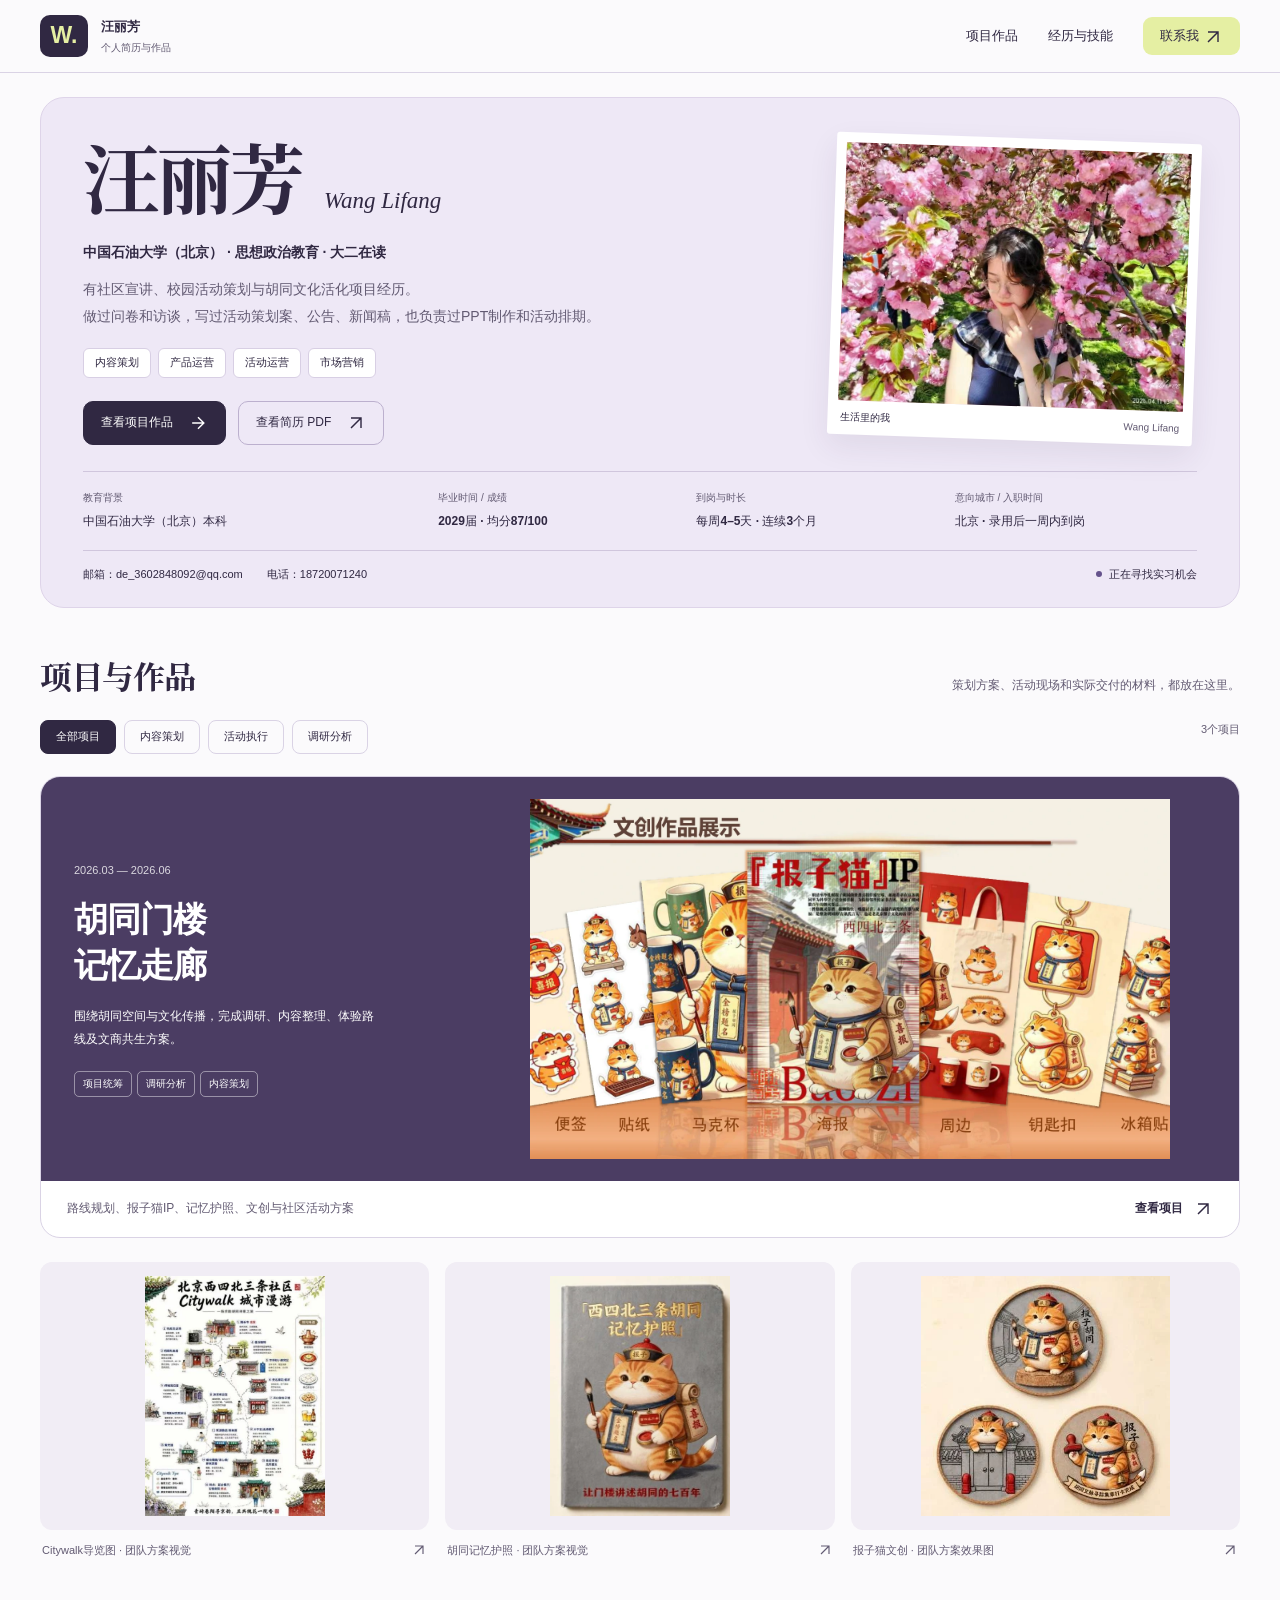
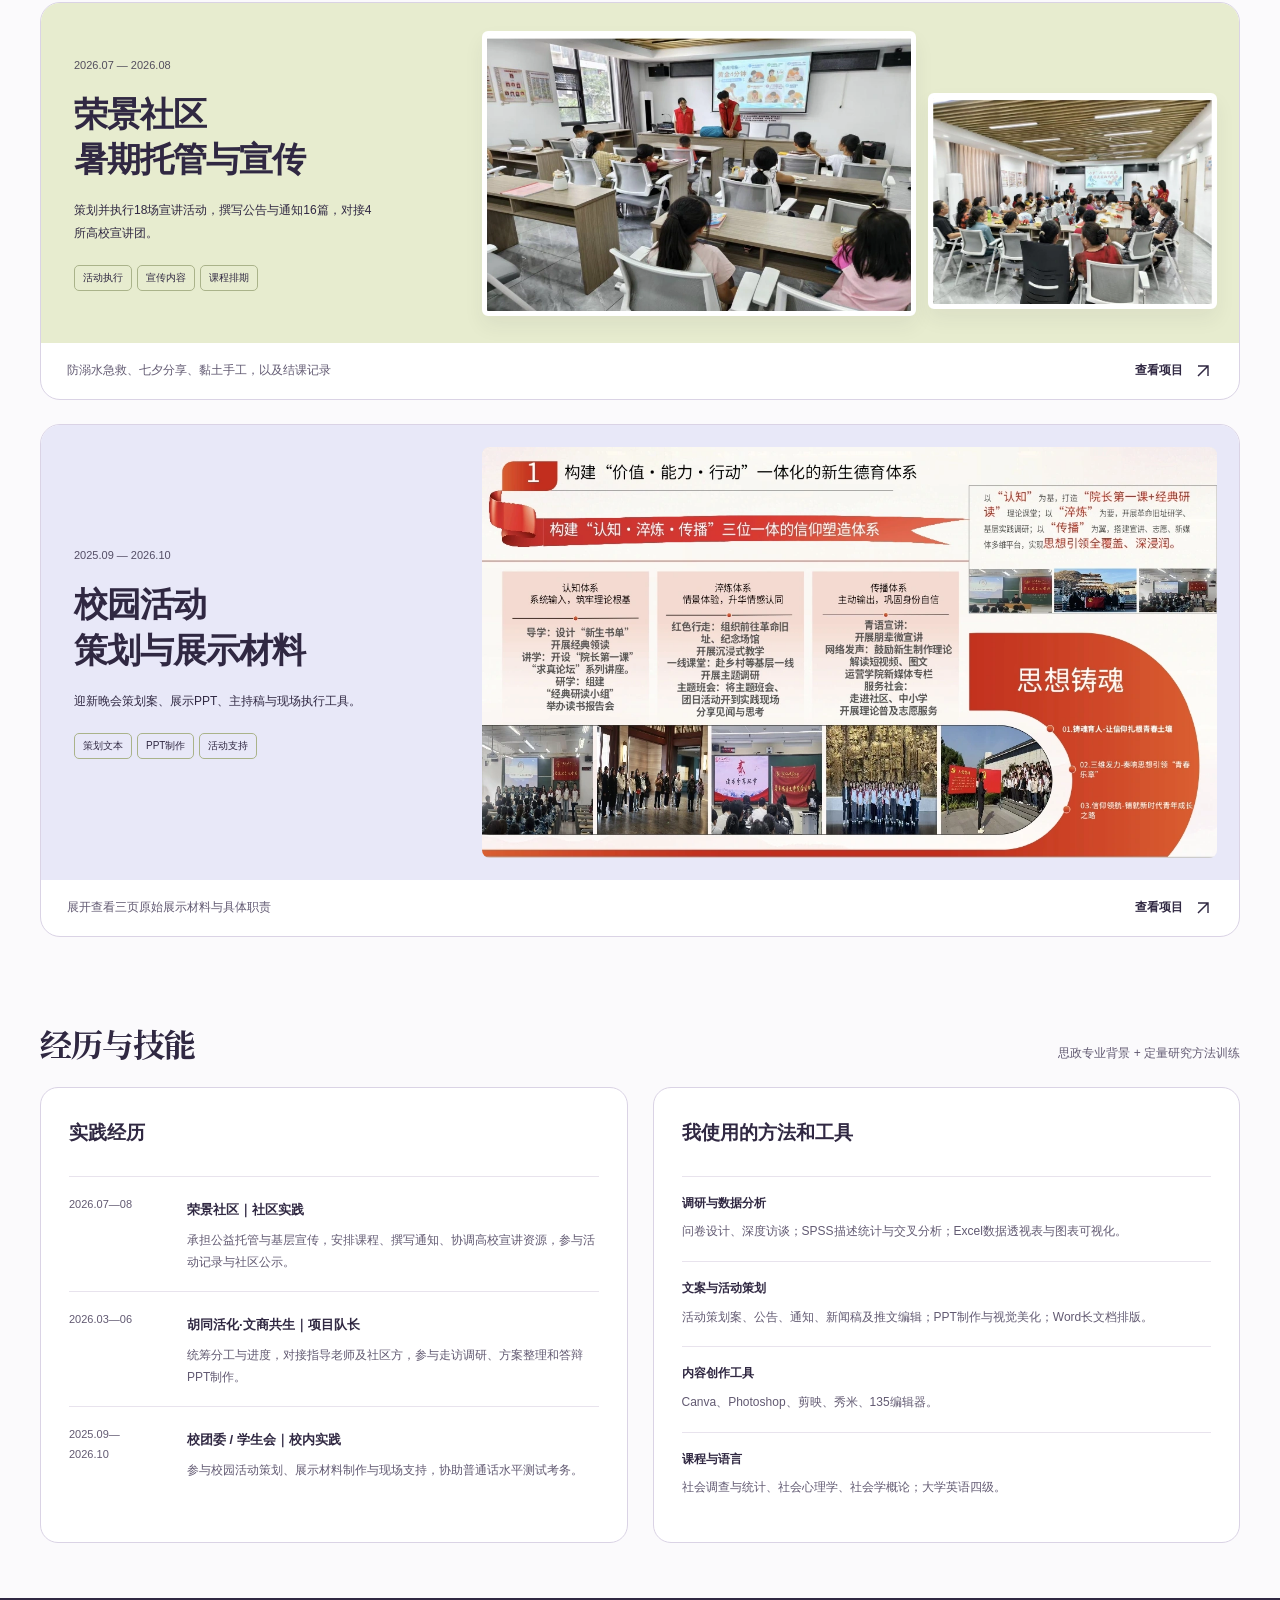
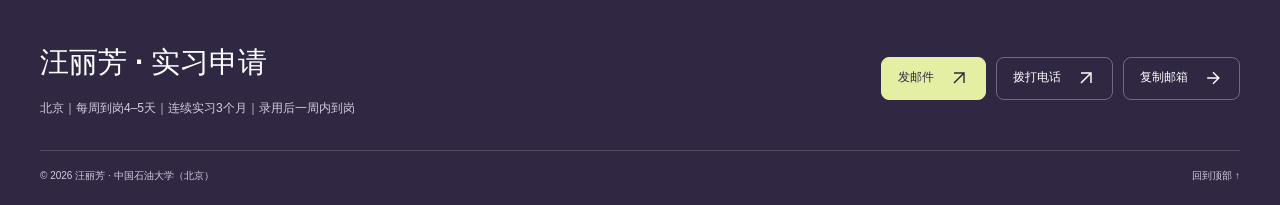
<file: index.html>
<!doctype html><html lang="zh-CN"><head><meta charset="utf-8"><meta name="viewport" content="width=device-width,initial-scale=1"><meta name="color-scheme" content="light"><meta name="theme-color" content="#fbfafc"><title>汪丽芳｜个人简历与项目作品</title><meta name="description" content="中国石油大学（北京）大二学生汪丽芳的内容策划、活动运营与调研作品。"><link rel="icon" href="assets/favicon.svg"><link rel="stylesheet" href="portfolio.css"><script src="app.js" defer></script></head><body id="top"><a class="skip" href="#main">跳到正文</a><header class="site-header"><div class="wrap header-inner"><a class="brand" href="index.html" aria-label="汪丽芳，返回首页"><span class="brand-mark">W.</span><span class="brand-name">汪丽芳<small>个人简历与作品</small></span></a><button class="menu-toggle" aria-expanded="false" aria-controls="navigation">菜单</button><nav class="nav" id="navigation" aria-label="主导航"><a href="#work">项目作品</a><a href="#experience">经历与技能</a><a href="#contact">联系我 <svg class="icon" viewBox="0 0 24 24" aria-hidden="true"><path d="M6 18 18 6M6 6h12v12"/></svg></a></nav></div></header><main id="main"><section class="identity wrap" id="about" aria-label="个人信息与求职条件"><div class="identity-top"><div class="intro"><div class="name-row"><h1>汪丽芳</h1><span class="english-name">Wang Lifang</span></div><p class="student-line">中国石油大学（北京） · 思想政治教育 · 大二在读</p><p class="intro-copy">有社区宣讲、校园活动策划与胡同文化活化项目经历。<br>做过问卷和访谈，写过活动策划案、公告、新闻稿，也负责过PPT制作和活动排期。</p><div class="target-line"><span>内容策划</span><span>产品运营</span><span>活动运营</span><span>市场营销</span></div><div class="hero-actions"><a class="button" href="#work">查看项目作品 <svg class="icon" viewBox="0 0 24 24" aria-hidden="true"><path d="M5 12h14M12 5l7 7-7 7"/></svg></a><a class="button secondary" href="assets/wang-lifang-resume.pdf" target="_blank" rel="noopener">查看简历 PDF <svg class="icon" viewBox="0 0 24 24" aria-hidden="true"><path d="M6 18 18 6M6 6h12v12"/></svg></a></div></div><div class="portrait-frame"><span class="crop" style="aspect-ratio:740/554"><img src="assets/life-photo.webp" alt="汪丽芳在花树下的生活照" width="1500" height="1124" loading="eager" style="width:202.70270%;left:-0.67568%;top:-102.16606%"></span><div class="portrait-caption"><strong>生活里的我</strong><span>Wang Lifang</span></div></div></div><dl class="profile-facts"><div><dt>教育背景</dt><dd>中国石油大学（北京）本科</dd></div><div><dt>毕业时间 / 成绩</dt><dd>2029届 · 均分87/100</dd></div><div><dt>到岗与时长</dt><dd>每周4–5天 · 连续3个月</dd></div><div><dt>意向城市 / 入职时间</dt><dd>北京 · 录用后一周内到岗</dd></div></dl><div class="quick-contact"><div class="contact-items"><a href="mailto:de_3602848092@qq.com">邮箱：de_3602848092@qq.com</a><a href="tel:18720071240">电话：18720071240</a></div><span class="availability">正在寻找实习机会</span></div></section>
<section class="work-section wrap" id="work"><div class="section-title"><h2>项目与作品</h2><p>策划方案、活动现场和实际交付的材料，都放在这里。</p></div><div class="work-toolbar"><div class="filters" role="group" aria-label="按工作类型筛选项目"><button class="filter" data-filter="all" aria-pressed="true">全部项目</button><button class="filter" data-filter="content" aria-pressed="false">内容策划</button><button class="filter" data-filter="activity" aria-pressed="false">活动执行</button><button class="filter" data-filter="research" aria-pressed="false">调研分析</button></div><span class="project-count" id="project-count" aria-live="polite">3个项目</span></div>
<a class="project-card" data-tags="content research" href="hutong.html"><div class="project-banner hutong"><div class="project-intro"><span class="date">2026.03 — 2026.06</span><h3>胡同门楼<br>记忆走廊</h3><p>围绕胡同空间与文化传播，完成调研、内容整理、体验路线及文商共生方案。</p><div class="project-tags"><span>项目统筹</span><span>调研分析</span><span>内容策划</span></div></div><div class="project-image"><img src="assets/deck-merch.webp" alt="胡同项目文创作品方案大图" loading="lazy"></div></div><div class="project-footer"><p>路线规划、报子猫IP、记忆护照、文创与社区活动方案</p><span class="open-project">查看项目 <svg class="icon" viewBox="0 0 24 24" aria-hidden="true"><path d="M6 18 18 6M6 6h12v12"/></svg></span></div></a>
<div class="work-extras"><button class="figure" data-image="assets/hutong-route.webp" data-title="Citywalk导览图" data-caption="团队方案视觉" aria-label="放大查看：Citywalk导览图"><span class="image-frame"><img src="assets/hutong-route.webp" alt="Citywalk导览图" loading="lazy"></span><span class="figcaption"><span>Citywalk导览图 · 团队方案视觉</span><svg class="icon" viewBox="0 0 24 24" aria-hidden="true"><path d="M6 18 18 6M6 6h12v12"/></svg></span></button><button class="figure" data-image="assets/hutong-passport.webp" data-title="胡同记忆护照" data-caption="团队方案视觉" aria-label="放大查看：胡同记忆护照"><span class="image-frame"><img src="assets/hutong-passport.webp" alt="胡同记忆护照" loading="lazy"></span><span class="figcaption"><span>胡同记忆护照 · 团队方案视觉</span><svg class="icon" viewBox="0 0 24 24" aria-hidden="true"><path d="M6 18 18 6M6 6h12v12"/></svg></span></button><button class="figure" data-image="assets/hutong-merch.webp" data-title="报子猫文创" data-caption="团队方案效果图" aria-label="放大查看：报子猫文创"><span class="image-frame"><img src="assets/hutong-merch.webp" alt="报子猫文创" loading="lazy"></span><span class="figcaption"><span>报子猫文创 · 团队方案效果图</span><svg class="icon" viewBox="0 0 24 24" aria-hidden="true"><path d="M6 18 18 6M6 6h12v12"/></svg></span></button></div>
<a class="project-card" data-tags="activity content" href="community.html"><div class="project-banner community"><div class="project-intro"><span class="date">2026.07 — 2026.08</span><h3>荣景社区<br>暑期托管与宣传</h3><p>策划并执行18场宣讲活动，撰写公告与通知16篇，对接4所高校宣讲团。</p><div class="project-tags"><span>活动执行</span><span>宣传内容</span><span>课程排期</span></div></div><div class="project-image"><div class="image-pair"><span class="crop" style="aspect-ratio:783/514"><img src="assets/record-safety.webp" alt="防溺水与急救教学现场" width="1243" height="1773" loading="lazy" style="width:158.74840%;left:-35.63218%;top:-81.12840%"></span><span class="crop" style="aspect-ratio:726/543"><img src="assets/record-qixi.webp" alt="社区七夕分享活动现场" width="1243" height="1849" loading="lazy" style="width:171.21212%;left:-42.14876%;top:-101.65746%"></span></div></div></div><div class="project-footer"><p>防溺水急救、七夕分享、黏土手工，以及结课记录</p><span class="open-project">查看项目 <svg class="icon" viewBox="0 0 24 24" aria-hidden="true"><path d="M6 18 18 6M6 6h12v12"/></svg></span></div></a>
<a class="project-card" data-tags="activity content" href="campus.html"><div class="project-banner campus"><div class="project-intro"><span class="date">2025.09 — 2026.10</span><h3>校园活动<br>策划与展示材料</h3><p>迎新晚会策划案、展示PPT、主持稿与现场执行工具。</p><div class="project-tags"><span>策划文本</span><span>PPT制作</span><span>活动支持</span></div></div><div class="project-image"><span class="crop" style="aspect-ratio:1260/705"><img src="assets/campus-original.webp" alt="校园主题展示PPT第一页" width="1260" height="2800" loading="lazy" style="width:100.00000%;left:0.00000%;top:-45.39007%"></span></div></div><div class="project-footer"><p>展开查看三页原始展示材料与具体职责</p><span class="open-project">查看项目 <svg class="icon" viewBox="0 0 24 24" aria-hidden="true"><path d="M6 18 18 6M6 6h12v12"/></svg></span></div></a>
</section>
<section class="experience-section wrap" id="experience"><div class="section-title"><h2>经历与技能</h2><p>思政专业背景 + 定量研究方法训练</p></div><div class="experience-layout"><div class="experience-panel"><h3>实践经历</h3><div class="experience-row"><time>2026.07—08</time><div><strong>荣景社区｜社区实践</strong><p>承担公益托管与基层宣传，安排课程、撰写通知、协调高校宣讲资源，参与活动记录与社区公示。</p></div></div><div class="experience-row"><time>2026.03—06</time><div><strong>胡同活化·文商共生｜项目队长</strong><p>统筹分工与进度，对接指导老师及社区方，参与走访调研、方案整理和答辩PPT制作。</p></div></div><div class="experience-row"><time>2025.09—<br>2026.10</time><div><strong>校团委 / 学生会｜校内实践</strong><p>参与校园活动策划、展示材料制作与现场支持，协助普通话水平测试考务。</p></div></div></div><div class="experience-panel"><h3>我使用的方法和工具</h3><dl class="skills"><div><dt>调研与数据分析</dt><dd>问卷设计、深度访谈；SPSS描述统计与交叉分析；Excel数据透视表与图表可视化。</dd></div><div><dt>文案与活动策划</dt><dd>活动策划案、公告、通知、新闻稿及推文编辑；PPT制作与视觉美化；Word长文档排版。</dd></div><div><dt>内容创作工具</dt><dd>Canva、Photoshop、剪映、秀米、135编辑器。</dd></div><div><dt>课程与语言</dt><dd>社会调查与统计、社会心理学、社会学概论；大学英语四级。</dd></div></dl></div></div></section></main><footer class="contact-section" id="contact"><div class="wrap"><div class="contact-layout"><div><h2>汪丽芳 · 实习申请</h2><p>北京｜每周到岗4–5天｜连续实习3个月｜录用后一周内到岗</p></div><div class="contact-controls"><a href="mailto:de_3602848092@qq.com">发邮件 <svg class="icon" viewBox="0 0 24 24" aria-hidden="true"><path d="M6 18 18 6M6 6h12v12"/></svg></a><a href="tel:18720071240">拨打电话 <svg class="icon" viewBox="0 0 24 24" aria-hidden="true"><path d="M6 18 18 6M6 6h12v12"/></svg></a><button class="copy-email">复制邮箱 <svg class="icon" viewBox="0 0 24 24" aria-hidden="true"><path d="M5 12h14M12 5l7 7-7 7"/></svg></button></div></div><div class="footer-bottom"><p>© 2026 汪丽芳 · 中国石油大学（北京）</p><a href="#top">回到顶部 ↑</a></div></div></footer><dialog class="lightbox" id="lightbox" aria-labelledby="lightbox-title"><div class="lightbox-bar"><span id="lightbox-title"></span><button class="lightbox-close" autofocus>关闭预览</button></div><div class="viewer-stage"><div class="viewer-media"></div></div><div class="viewer-controls"><button class="viewer-prev" aria-label="上一张图片">上一张</button><span class="viewer-count"></span><button class="viewer-next" aria-label="下一张图片">下一张</button></div><p class="lightbox-caption"></p></dialog><div class="toast" role="status" aria-live="polite" hidden></div></body></html>
</file>
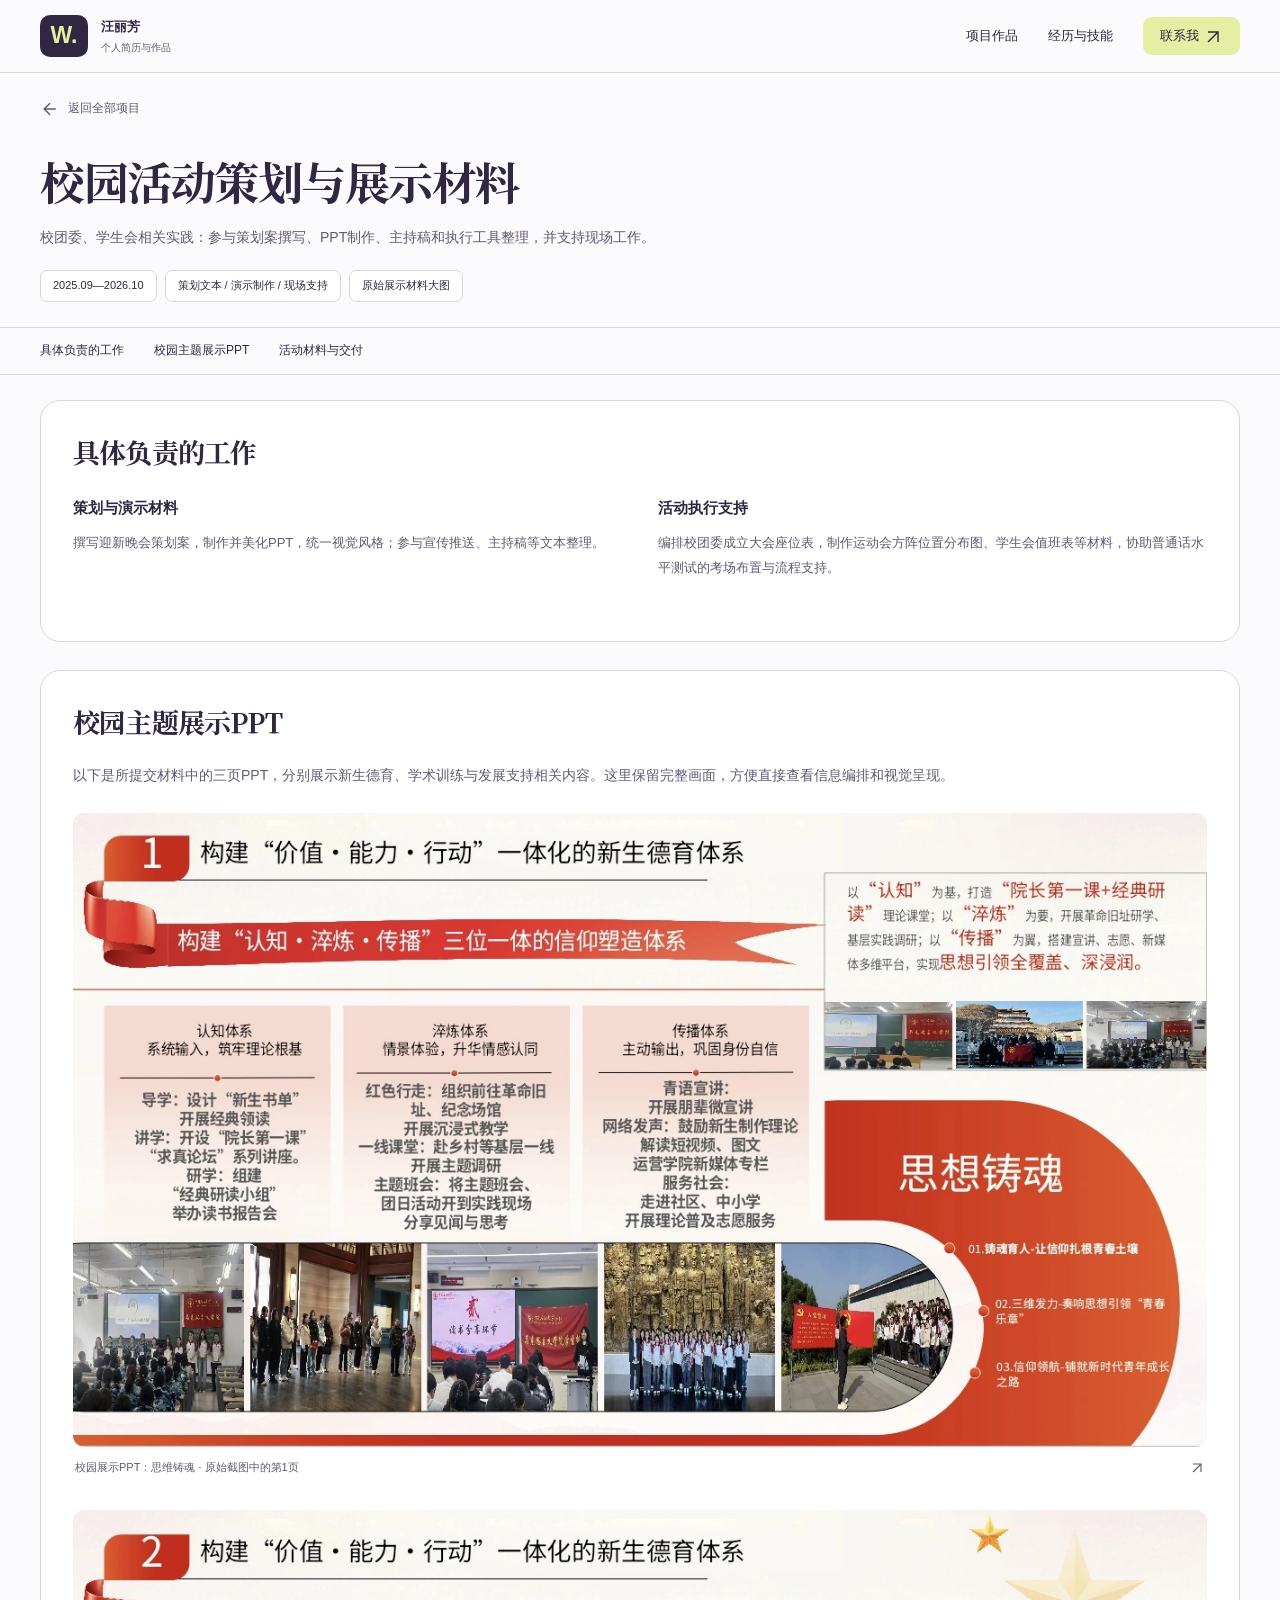
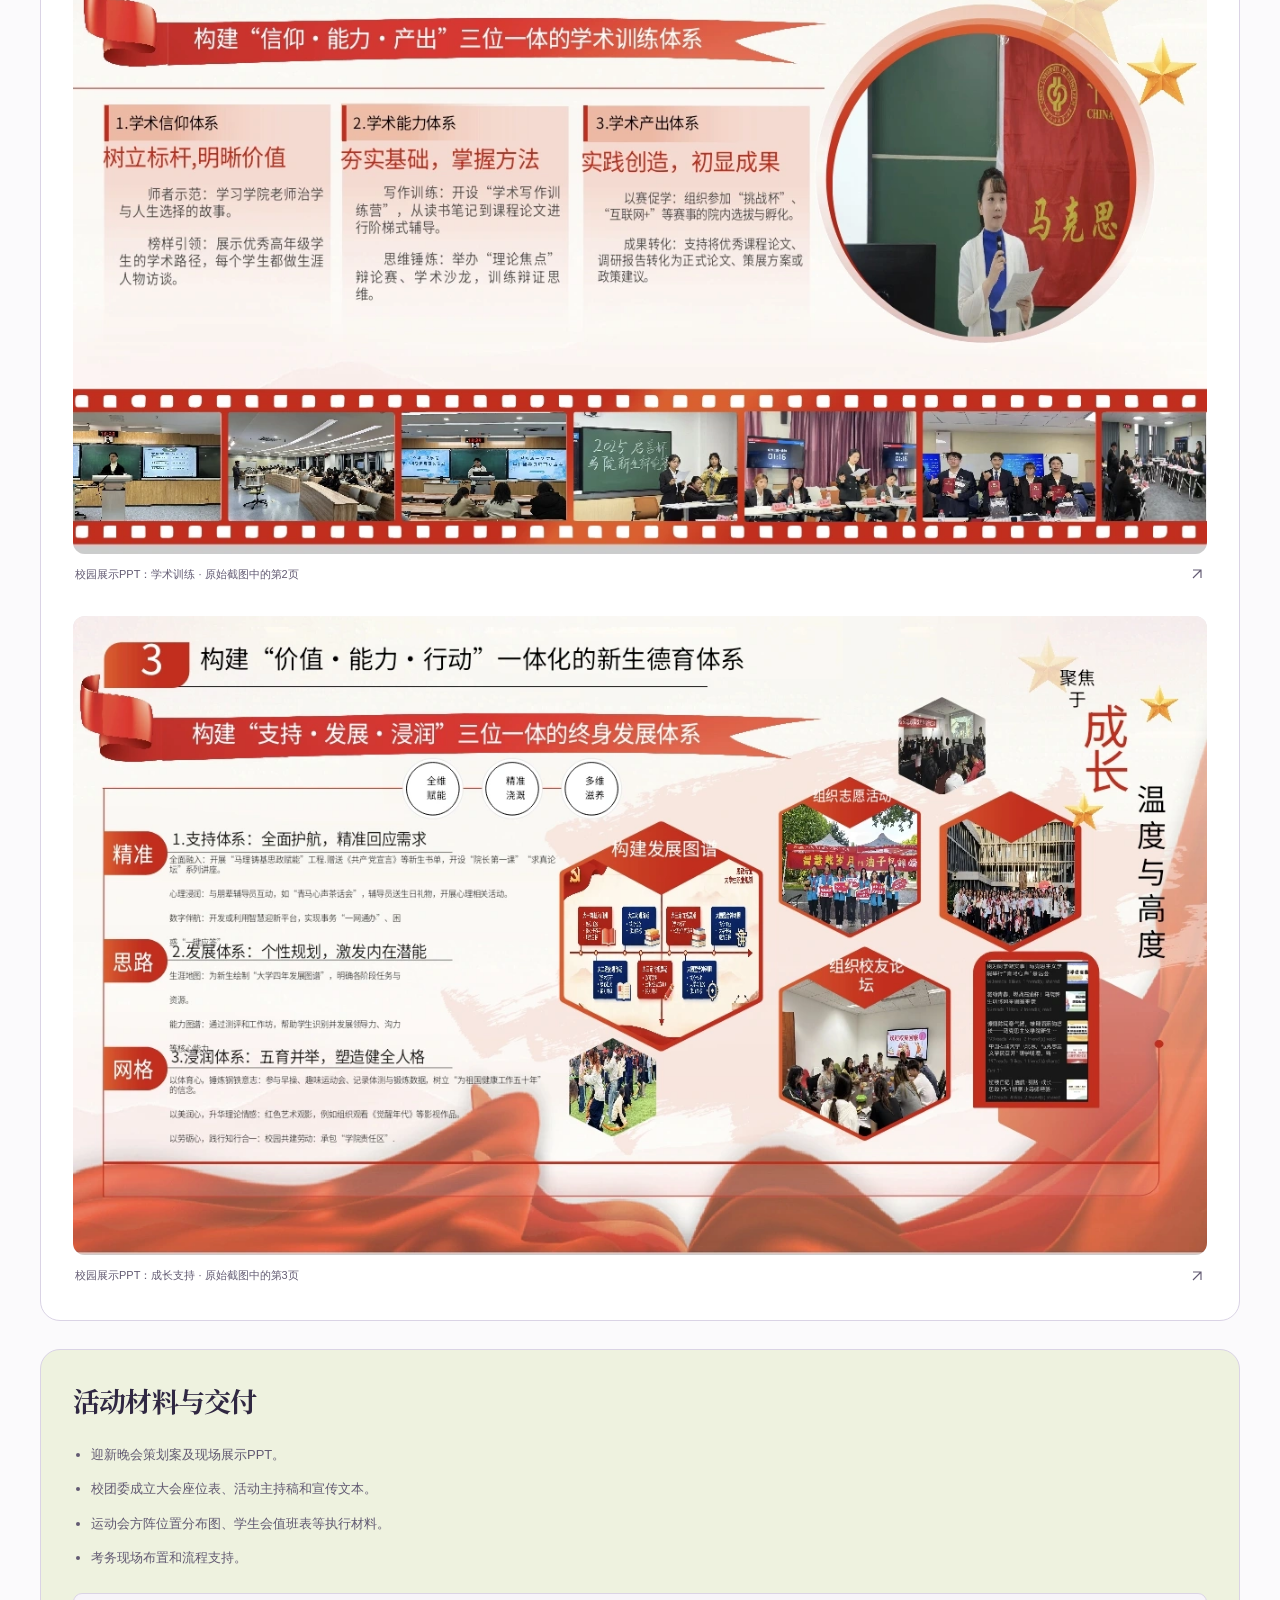
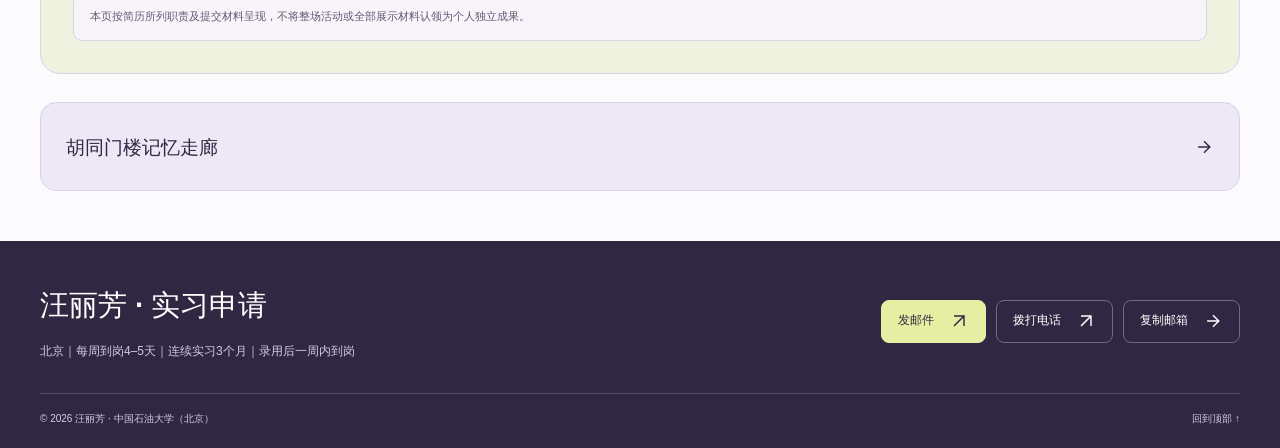
<file: campus.html>
<!doctype html><html lang="zh-CN"><head><meta charset="utf-8"><meta name="viewport" content="width=device-width,initial-scale=1"><meta name="color-scheme" content="light"><meta name="theme-color" content="#fbfafc"><title>校园活动策划与展示材料｜汪丽芳作品集</title><meta name="description" content="校团委、学生会相关实践：参与策划案撰写、PPT制作、主持稿和执行工具整理，并支持现场工作。"><link rel="icon" href="assets/favicon.svg"><link rel="stylesheet" href="portfolio.css"><script src="app.js" defer></script></head><body id="top"><a class="skip" href="#main">跳到正文</a><header class="site-header"><div class="wrap header-inner"><a class="brand" href="index.html" aria-label="汪丽芳，返回首页"><span class="brand-mark">W.</span><span class="brand-name">汪丽芳<small>个人简历与作品</small></span></a><button class="menu-toggle" aria-expanded="false" aria-controls="navigation">菜单</button><nav class="nav" id="navigation" aria-label="主导航"><a href="index.html#work">项目作品</a><a href="index.html#experience">经历与技能</a><a href="#contact">联系我 <svg class="icon" viewBox="0 0 24 24" aria-hidden="true"><path d="M6 18 18 6M6 6h12v12"/></svg></a></nav></div></header><main id="main"><div class="case-main wrap"><a class="back-link" href="index.html#work"><svg class="icon" viewBox="0 0 24 24" aria-hidden="true"><path d="M5 12h14M12 5l7 7-7 7"/></svg> 返回全部项目</a><div class="case-heading"><h1>校园活动策划与展示材料</h1><p class="case-lead">校团委、学生会相关实践：参与策划案撰写、PPT制作、主持稿和执行工具整理，并支持现场工作。</p><div class="case-meta"><span>2025.09—2026.10</span><span>策划文本 / 演示制作 / 现场支持</span><span>原始展示材料大图</span></div></div></div><nav class="case-jump" aria-label="项目章节"><div class="wrap"><a href="#work">具体负责的工作</a><a href="#slides">校园主题展示PPT</a><a href="#delivery">活动材料与交付</a></div></nav><article class="case-body wrap"><section class="case-chapter " id="work"><div class="chapter-head"><h2>具体负责的工作</h2><p></p></div><div class="text-columns"><p><strong>策划与演示材料</strong>撰写迎新晚会策划案，制作并美化PPT，统一视觉风格；参与宣传推送、主持稿等文本整理。</p><p><strong>活动执行支持</strong>编排校团委成立大会座位表，制作运动会方阵位置分布图、学生会值班表等材料，协助普通话水平测试的考场布置与流程支持。</p></div></section><section class="case-chapter " id="slides"><div class="chapter-head"><h2>校园主题展示PPT</h2><p></p></div><p class="chapter-intro">以下是所提交材料中的三页PPT，分别展示新生德育、学术训练与发展支持相关内容。这里保留完整画面，方便直接查看信息编排和视觉呈现。</p><button class="figure" data-image="assets/campus-original.webp" data-title="校园展示PPT：思维铸魂" data-caption="原始截图中的第1页" data-crop="1260,2800,0,320,1260,705" aria-label="放大查看：校园展示PPT：思维铸魂"><span class="image-frame"><span class="crop" style="aspect-ratio:1260/705"><img src="assets/campus-original.webp" alt="校园展示PPT：思维铸魂" width="1260" height="2800" loading="lazy" style="width:100.00000%;left:0.00000%;top:-45.39007%"></span></span><span class="figcaption"><span>校园展示PPT：思维铸魂 · 原始截图中的第1页</span><svg class="icon" viewBox="0 0 24 24" aria-hidden="true"><path d="M6 18 18 6M6 6h12v12"/></svg></span></button><div style="margin-top:30px"><button class="figure" data-image="assets/campus-original.webp" data-title="校园展示PPT：学术训练" data-caption="原始截图中的第2页" data-crop="1260,2800,0,1040,1260,715" aria-label="放大查看：校园展示PPT：学术训练"><span class="image-frame"><span class="crop" style="aspect-ratio:1260/715"><img src="assets/campus-original.webp" alt="校园展示PPT：学术训练" width="1260" height="2800" loading="lazy" style="width:100.00000%;left:0.00000%;top:-145.45455%"></span></span><span class="figcaption"><span>校园展示PPT：学术训练 · 原始截图中的第2页</span><svg class="icon" viewBox="0 0 24 24" aria-hidden="true"><path d="M6 18 18 6M6 6h12v12"/></svg></span></button></div><div style="margin-top:30px"><button class="figure" data-image="assets/campus-original.webp" data-title="校园展示PPT：成长支持" data-caption="原始截图中的第3页" data-crop="1260,2800,0,1760,1260,710" aria-label="放大查看：校园展示PPT：成长支持"><span class="image-frame"><span class="crop" style="aspect-ratio:1260/710"><img src="assets/campus-original.webp" alt="校园展示PPT：成长支持" width="1260" height="2800" loading="lazy" style="width:100.00000%;left:0.00000%;top:-247.88732%"></span></span><span class="figcaption"><span>校园展示PPT：成长支持 · 原始截图中的第3页</span><svg class="icon" viewBox="0 0 24 24" aria-hidden="true"><path d="M6 18 18 6M6 6h12v12"/></svg></span></button></div></section><section class="case-chapter green" id="delivery"><div class="chapter-head"><h2>活动材料与交付</h2><p></p></div><ul class="plain-list"><li>迎新晚会策划案及现场展示PPT。</li><li>校团委成立大会座位表、活动主持稿和宣传文本。</li><li>运动会方阵位置分布图、学生会值班表等执行材料。</li><li>考务现场布置和流程支持。</li></ul><p class="case-note">本页按简历所列职责及提交材料呈现，不将整场活动或全部展示材料认领为个人独立成果。</p></section><a class="next-case" href="hutong.html"><div><h3>胡同门楼记忆走廊</h3></div><svg class="icon" viewBox="0 0 24 24" aria-hidden="true"><path d="M5 12h14M12 5l7 7-7 7"/></svg></a></article></main><footer class="contact-section" id="contact"><div class="wrap"><div class="contact-layout"><div><h2>汪丽芳 · 实习申请</h2><p>北京｜每周到岗4–5天｜连续实习3个月｜录用后一周内到岗</p></div><div class="contact-controls"><a href="mailto:de_3602848092@qq.com">发邮件 <svg class="icon" viewBox="0 0 24 24" aria-hidden="true"><path d="M6 18 18 6M6 6h12v12"/></svg></a><a href="tel:18720071240">拨打电话 <svg class="icon" viewBox="0 0 24 24" aria-hidden="true"><path d="M6 18 18 6M6 6h12v12"/></svg></a><button class="copy-email">复制邮箱 <svg class="icon" viewBox="0 0 24 24" aria-hidden="true"><path d="M5 12h14M12 5l7 7-7 7"/></svg></button></div></div><div class="footer-bottom"><p>© 2026 汪丽芳 · 中国石油大学（北京）</p><a href="#top">回到顶部 ↑</a></div></div></footer><dialog class="lightbox" id="lightbox" aria-labelledby="lightbox-title"><div class="lightbox-bar"><span id="lightbox-title"></span><button class="lightbox-close" autofocus>关闭预览</button></div><div class="viewer-stage"><div class="viewer-media"></div></div><div class="viewer-controls"><button class="viewer-prev" aria-label="上一张图片">上一张</button><span class="viewer-count"></span><button class="viewer-next" aria-label="下一张图片">下一张</button></div><p class="lightbox-caption"></p></dialog><div class="toast" role="status" aria-live="polite" hidden></div></body></html>
</file>
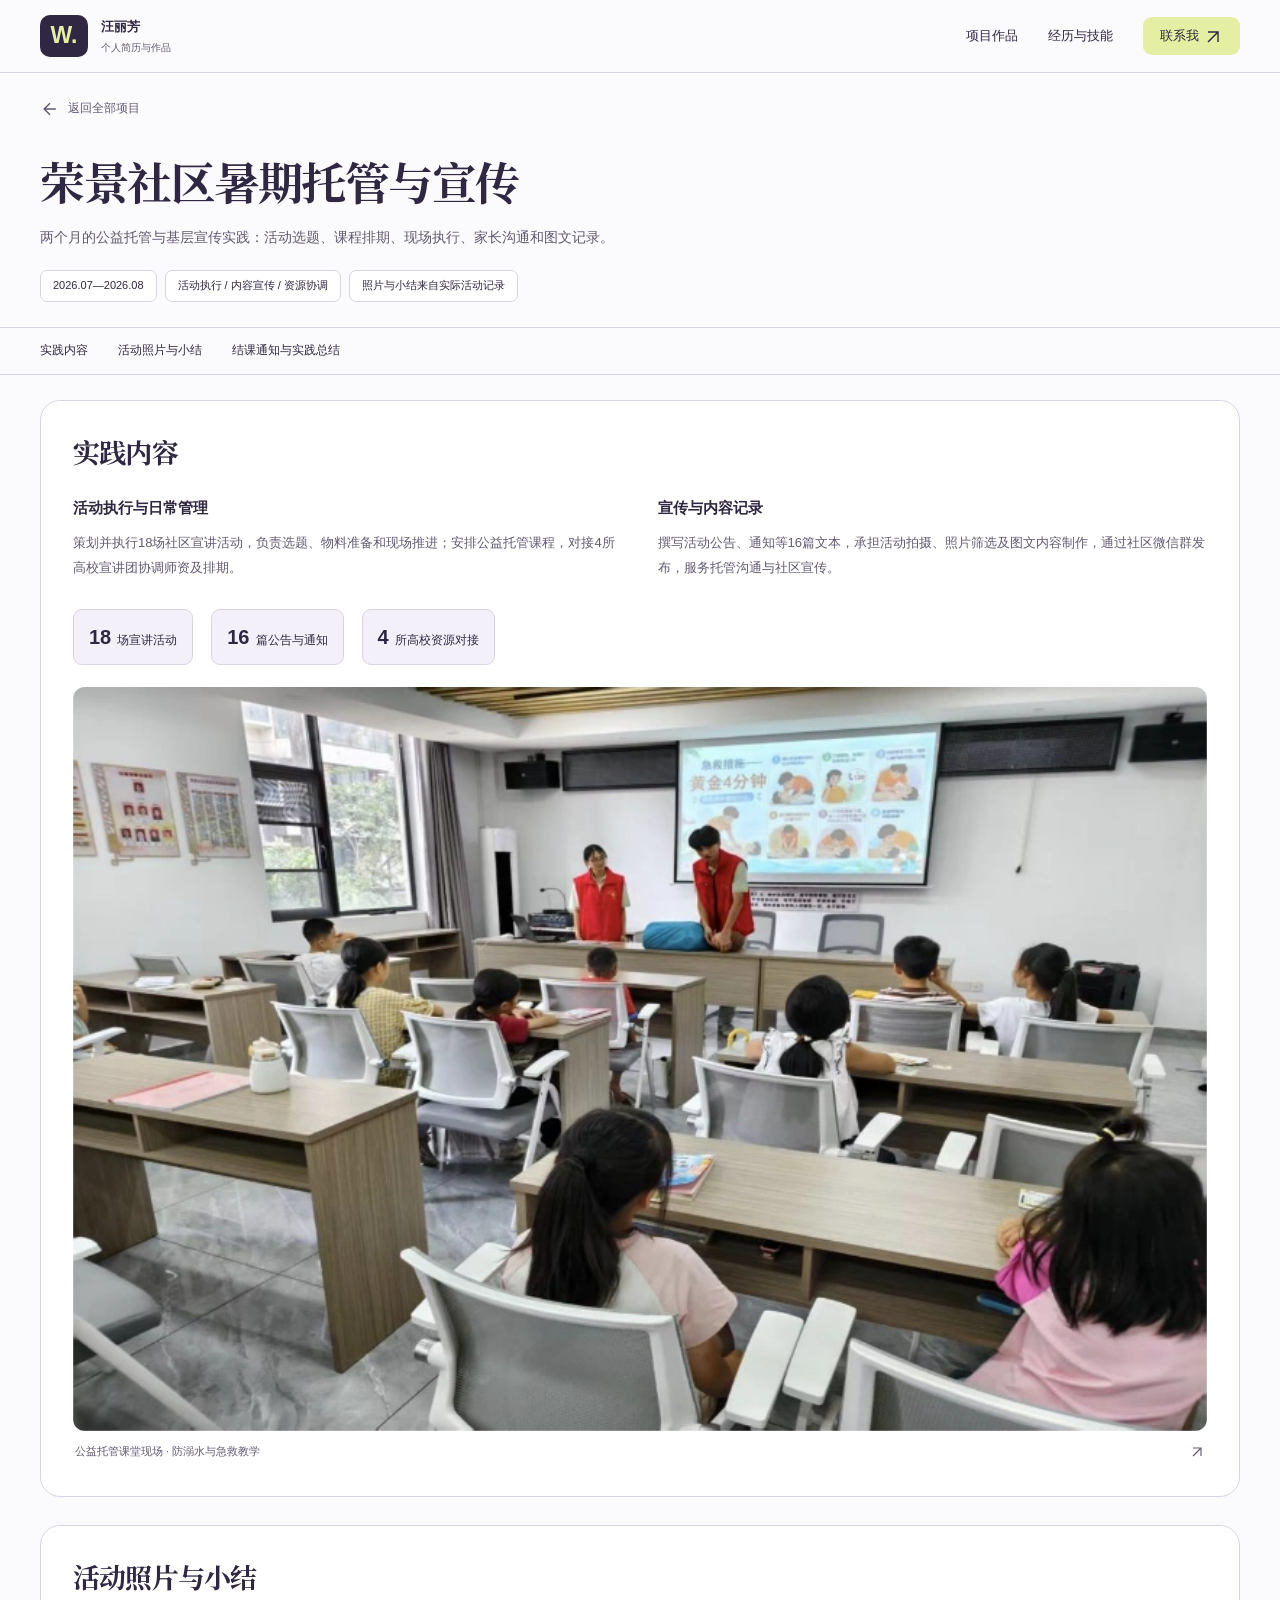
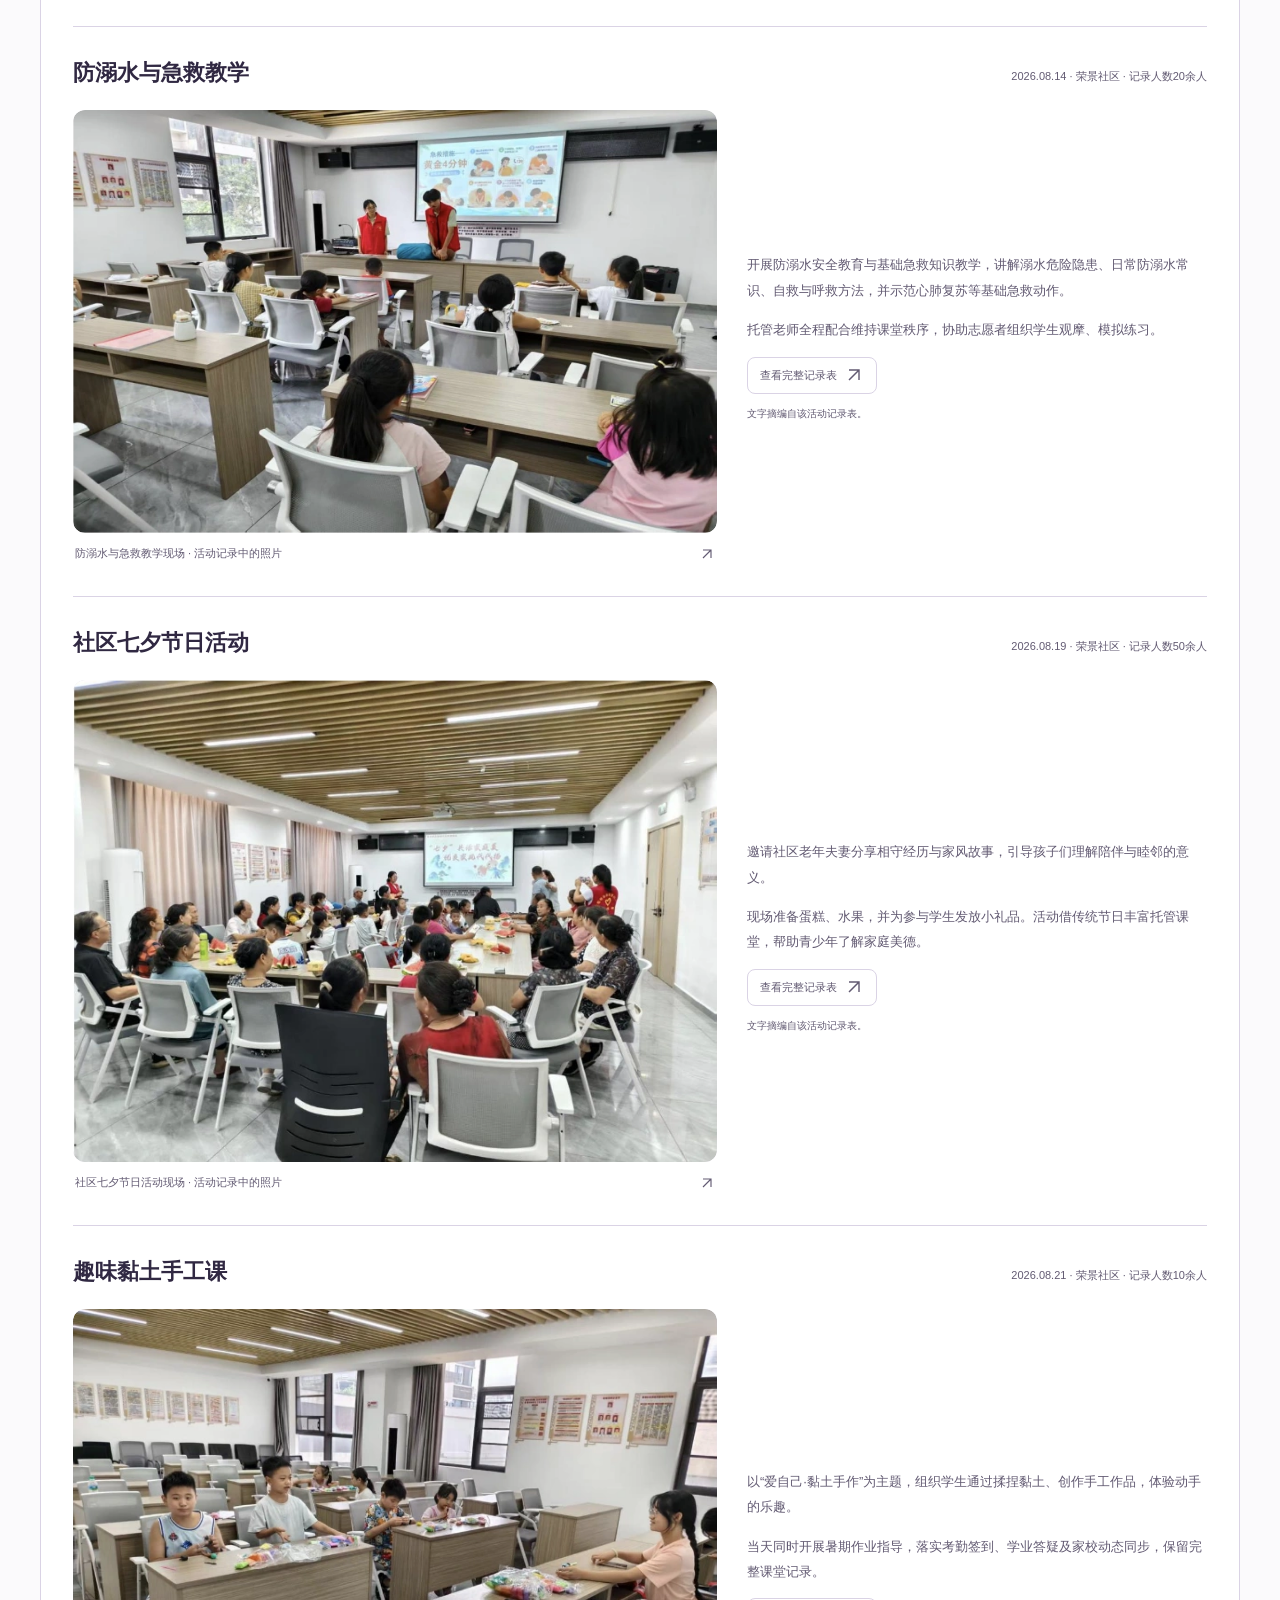
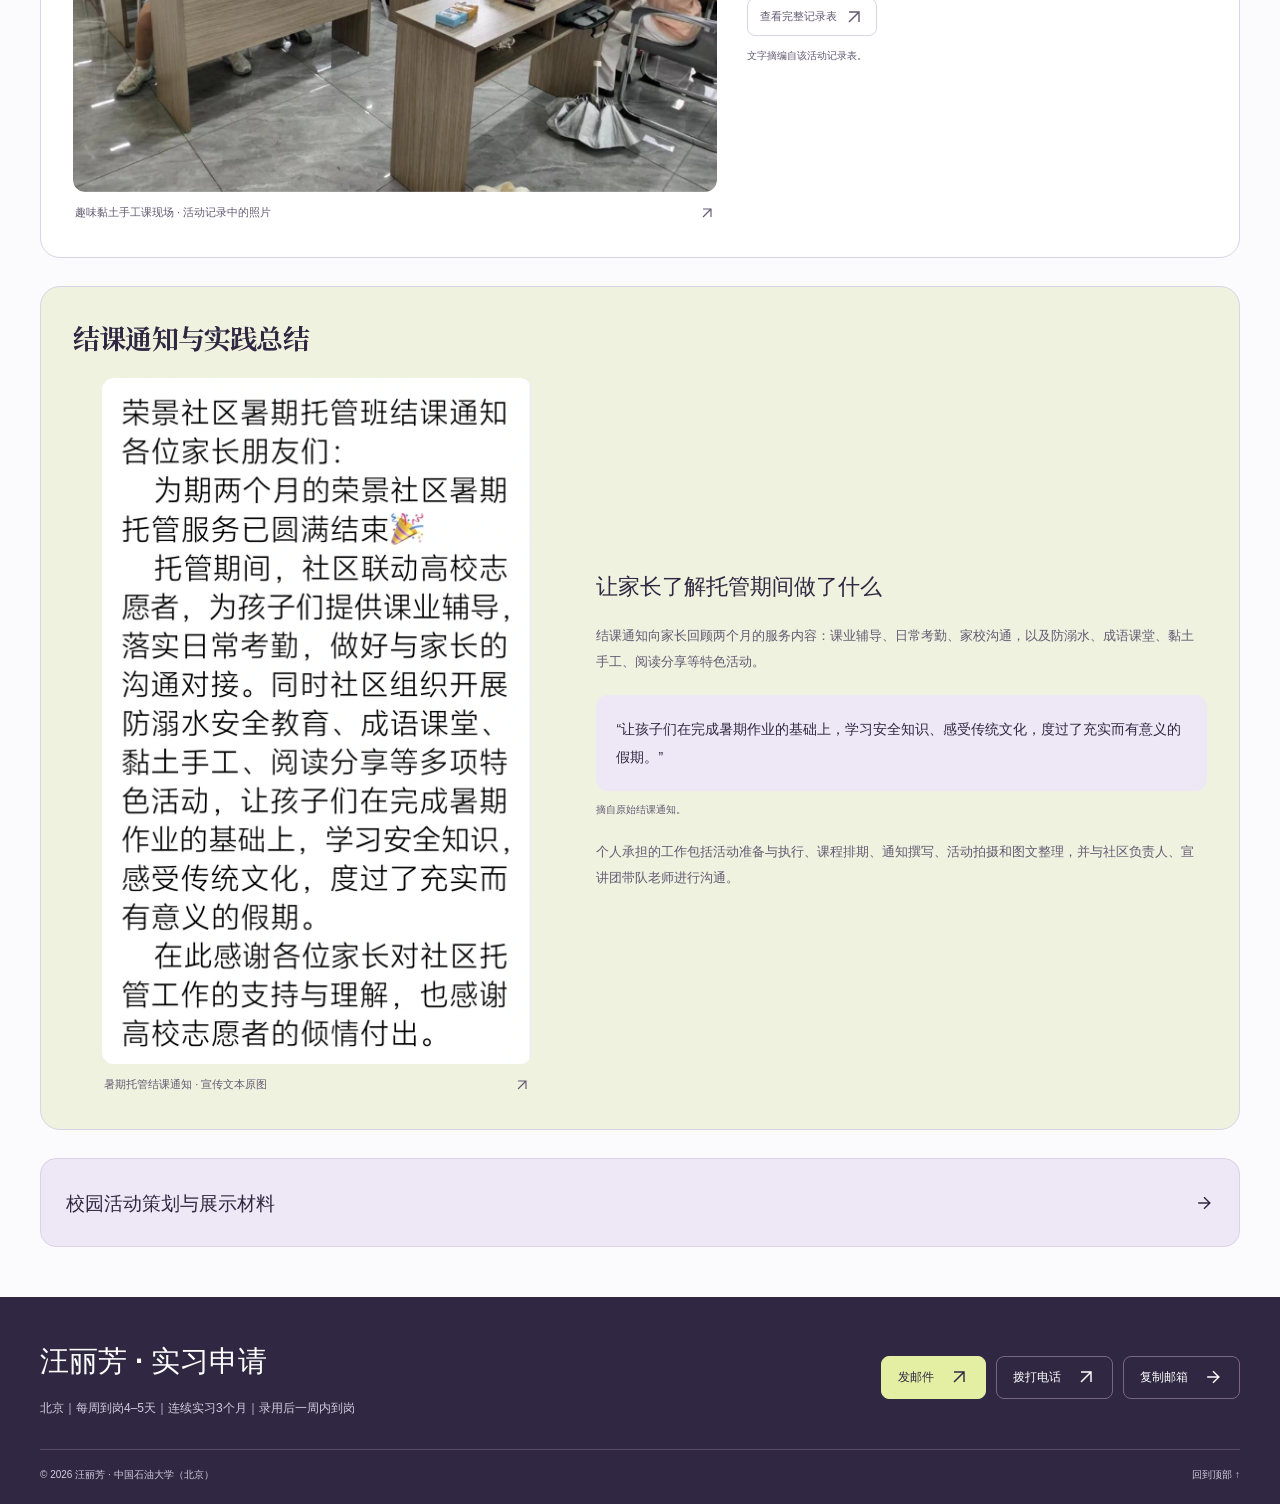
<file: community.html>
<!doctype html><html lang="zh-CN"><head><meta charset="utf-8"><meta name="viewport" content="width=device-width,initial-scale=1"><meta name="color-scheme" content="light"><meta name="theme-color" content="#fbfafc"><title>荣景社区暑期托管与宣传｜汪丽芳作品集</title><meta name="description" content="两个月的公益托管与基层宣传实践：活动选题、课程排期、现场执行、家长沟通和图文记录。"><link rel="icon" href="assets/favicon.svg"><link rel="stylesheet" href="portfolio.css"><script src="app.js" defer></script></head><body id="top"><a class="skip" href="#main">跳到正文</a><header class="site-header"><div class="wrap header-inner"><a class="brand" href="index.html" aria-label="汪丽芳，返回首页"><span class="brand-mark">W.</span><span class="brand-name">汪丽芳<small>个人简历与作品</small></span></a><button class="menu-toggle" aria-expanded="false" aria-controls="navigation">菜单</button><nav class="nav" id="navigation" aria-label="主导航"><a href="index.html#work">项目作品</a><a href="index.html#experience">经历与技能</a><a href="#contact">联系我 <svg class="icon" viewBox="0 0 24 24" aria-hidden="true"><path d="M6 18 18 6M6 6h12v12"/></svg></a></nav></div></header><main id="main"><div class="case-main wrap"><a class="back-link" href="index.html#work"><svg class="icon" viewBox="0 0 24 24" aria-hidden="true"><path d="M5 12h14M12 5l7 7-7 7"/></svg> 返回全部项目</a><div class="case-heading"><h1>荣景社区暑期托管与宣传</h1><p class="case-lead">两个月的公益托管与基层宣传实践：活动选题、课程排期、现场执行、家长沟通和图文记录。</p><div class="case-meta"><span>2026.07—2026.08</span><span>活动执行 / 内容宣传 / 资源协调</span><span>照片与小结来自实际活动记录</span></div></div></div><nav class="case-jump" aria-label="项目章节"><div class="wrap"><a href="#overview">实践内容</a><a href="#events">活动照片与小结</a><a href="#summary">结课通知与实践总结</a></div></nav><article class="case-body wrap"><section class="case-chapter " id="overview"><div class="chapter-head"><h2>实践内容</h2><p></p></div><div class="text-columns"><p><strong>活动执行与日常管理</strong>策划并执行18场社区宣讲活动，负责选题、物料准备和现场推进；安排公益托管课程，对接4所高校宣讲团协调师资及排期。</p><p><strong>宣传与内容记录</strong>撰写活动公告、通知等16篇文本，承担活动拍摄、照片筛选及图文内容制作，通过社区微信群发布，服务托管沟通与社区宣传。</p></div><div class="project-stats"><span><b>18</b>场宣讲活动</span><span><b>16</b>篇公告与通知</span><span><b>4</b>所高校资源对接</span></div><button class="figure" data-image="assets/record-safety.webp" data-title="公益托管课堂现场" data-caption="防溺水与急救教学" data-crop="1243,1773,279,417,783,514" aria-label="放大查看：公益托管课堂现场"><span class="image-frame"><span class="crop" style="aspect-ratio:783/514"><img src="assets/record-safety.webp" alt="公益托管课堂现场" width="1243" height="1773" loading="lazy" style="width:158.74840%;left:-35.63218%;top:-81.12840%"></span></span><span class="figcaption"><span>公益托管课堂现场 · 防溺水与急救教学</span><svg class="icon" viewBox="0 0 24 24" aria-hidden="true"><path d="M6 18 18 6M6 6h12v12"/></svg></span></button></section><section class="case-chapter " id="events"><div class="chapter-head"><h2>活动照片与小结</h2><p></p></div><article class="event"><div class="event-head"><h3>防溺水与急救教学</h3><span class="event-info">2026.08.14 · 荣景社区 · 记录人数20余人</span></div><div class="event-layout"><button class="figure" data-image="assets/record-safety.webp" data-title="防溺水与急救教学现场" data-caption="活动记录中的照片" data-crop="1243,1773,279,417,783,514" aria-label="放大查看：防溺水与急救教学现场"><span class="image-frame"><span class="crop" style="aspect-ratio:783/514"><img src="assets/record-safety.webp" alt="防溺水与急救教学现场" width="1243" height="1773" loading="lazy" style="width:158.74840%;left:-35.63218%;top:-81.12840%"></span></span><span class="figcaption"><span>防溺水与急救教学现场 · 活动记录中的照片</span><svg class="icon" viewBox="0 0 24 24" aria-hidden="true"><path d="M6 18 18 6M6 6h12v12"/></svg></span></button><div class="event-summary"><p>开展防溺水安全教育与基础急救知识教学，讲解溺水危险隐患、日常防溺水常识、自救与呼救方法，并示范心肺复苏等基础急救动作。</p><p>托管老师全程配合维持课堂秩序，协助志愿者组织学生观摩、模拟练习。</p><button class="record-link" data-image="assets/record-safety.webp" data-title="防溺水与急救教学｜原始活动记录" data-caption="用户提供的活动记录表，含照片与活动小结">查看完整记录表 <svg class="icon" viewBox="0 0 24 24" aria-hidden="true"><path d="M6 18 18 6M6 6h12v12"/></svg></button><span class="summary-source">文字摘编自该活动记录表。</span></div></div></article><article class="event"><div class="event-head"><h3>社区七夕节日活动</h3><span class="event-info">2026.08.19 · 荣景社区 · 记录人数50余人</span></div><div class="event-layout"><button class="figure" data-image="assets/record-qixi.webp" data-title="社区七夕节日活动现场" data-caption="活动记录中的照片" data-crop="1243,1849,306,552,726,543" aria-label="放大查看：社区七夕节日活动现场"><span class="image-frame"><span class="crop" style="aspect-ratio:726/543"><img src="assets/record-qixi.webp" alt="社区七夕节日活动现场" width="1243" height="1849" loading="lazy" style="width:171.21212%;left:-42.14876%;top:-101.65746%"></span></span><span class="figcaption"><span>社区七夕节日活动现场 · 活动记录中的照片</span><svg class="icon" viewBox="0 0 24 24" aria-hidden="true"><path d="M6 18 18 6M6 6h12v12"/></svg></span></button><div class="event-summary"><p>邀请社区老年夫妻分享相守经历与家风故事，引导孩子们理解陪伴与睦邻的意义。</p><p>现场准备蛋糕、水果，并为参与学生发放小礼品。活动借传统节日丰富托管课堂，帮助青少年了解家庭美德。</p><button class="record-link" data-image="assets/record-qixi.webp" data-title="社区七夕节日活动｜原始活动记录" data-caption="用户提供的活动记录表，含照片与活动小结">查看完整记录表 <svg class="icon" viewBox="0 0 24 24" aria-hidden="true"><path d="M6 18 18 6M6 6h12v12"/></svg></button><span class="summary-source">文字摘编自该活动记录表。</span></div></div></article><article class="event"><div class="event-head"><h3>趣味黏土手工课</h3><span class="event-info">2026.08.21 · 荣景社区 · 记录人数10余人</span></div><div class="event-layout"><button class="figure" data-image="assets/record-craft.webp" data-title="趣味黏土手工课现场" data-caption="活动记录中的照片" data-crop="1245,1768,325,485,694,520" aria-label="放大查看：趣味黏土手工课现场"><span class="image-frame"><span class="crop" style="aspect-ratio:694/520"><img src="assets/record-craft.webp" alt="趣味黏土手工课现场" width="1245" height="1768" loading="lazy" style="width:179.39481%;left:-46.82997%;top:-93.26923%"></span></span><span class="figcaption"><span>趣味黏土手工课现场 · 活动记录中的照片</span><svg class="icon" viewBox="0 0 24 24" aria-hidden="true"><path d="M6 18 18 6M6 6h12v12"/></svg></span></button><div class="event-summary"><p>以“爱自己·黏土手作”为主题，组织学生通过揉捏黏土、创作手工作品，体验动手的乐趣。</p><p>当天同时开展暑期作业指导，落实考勤签到、学业答疑及家校动态同步，保留完整课堂记录。</p><button class="record-link" data-image="assets/record-craft.webp" data-title="趣味黏土手工课｜原始活动记录" data-caption="用户提供的活动记录表，含照片与活动小结">查看完整记录表 <svg class="icon" viewBox="0 0 24 24" aria-hidden="true"><path d="M6 18 18 6M6 6h12v12"/></svg></button><span class="summary-source">文字摘编自该活动记录表。</span></div></div></article></section><section class="case-chapter green" id="summary"><div class="chapter-head"><h2>结课通知与实践总结</h2><p></p></div><div class="closing-layout"><button class="figure" data-image="assets/community-message.webp" data-title="暑期托管结课通知" data-caption="宣传文本原图" data-crop="1260,2800,225,405,865,1380" aria-label="放大查看：暑期托管结课通知"><span class="image-frame"><span class="crop" style="aspect-ratio:865/1380"><img src="assets/community-message.webp" alt="暑期托管结课通知" width="1260" height="2800" loading="lazy" style="width:145.66474%;left:-26.01156%;top:-29.34783%"></span></span><span class="figcaption"><span>暑期托管结课通知 · 宣传文本原图</span><svg class="icon" viewBox="0 0 24 24" aria-hidden="true"><path d="M6 18 18 6M6 6h12v12"/></svg></span></button><div class="closing-text"><h3>让家长了解托管期间做了什么</h3><p>结课通知向家长回顾两个月的服务内容：课业辅导、日常考勤、家校沟通，以及防溺水、成语课堂、黏土手工、阅读分享等特色活动。</p><blockquote>“让孩子们在完成暑期作业的基础上，学习安全知识、感受传统文化，度过了充实而有意义的假期。”</blockquote><span class="summary-source">摘自原始结课通知。</span><p style="margin-top:20px">个人承担的工作包括活动准备与执行、课程排期、通知撰写、活动拍摄和图文整理，并与社区负责人、宣讲团带队老师进行沟通。</p></div></div></section><a class="next-case" href="campus.html"><div><h3>校园活动策划与展示材料</h3></div><svg class="icon" viewBox="0 0 24 24" aria-hidden="true"><path d="M5 12h14M12 5l7 7-7 7"/></svg></a></article></main><footer class="contact-section" id="contact"><div class="wrap"><div class="contact-layout"><div><h2>汪丽芳 · 实习申请</h2><p>北京｜每周到岗4–5天｜连续实习3个月｜录用后一周内到岗</p></div><div class="contact-controls"><a href="mailto:de_3602848092@qq.com">发邮件 <svg class="icon" viewBox="0 0 24 24" aria-hidden="true"><path d="M6 18 18 6M6 6h12v12"/></svg></a><a href="tel:18720071240">拨打电话 <svg class="icon" viewBox="0 0 24 24" aria-hidden="true"><path d="M6 18 18 6M6 6h12v12"/></svg></a><button class="copy-email">复制邮箱 <svg class="icon" viewBox="0 0 24 24" aria-hidden="true"><path d="M5 12h14M12 5l7 7-7 7"/></svg></button></div></div><div class="footer-bottom"><p>© 2026 汪丽芳 · 中国石油大学（北京）</p><a href="#top">回到顶部 ↑</a></div></div></footer><dialog class="lightbox" id="lightbox" aria-labelledby="lightbox-title"><div class="lightbox-bar"><span id="lightbox-title"></span><button class="lightbox-close" autofocus>关闭预览</button></div><div class="viewer-stage"><div class="viewer-media"></div></div><div class="viewer-controls"><button class="viewer-prev" aria-label="上一张图片">上一张</button><span class="viewer-count"></span><button class="viewer-next" aria-label="下一张图片">下一张</button></div><p class="lightbox-caption"></p></dialog><div class="toast" role="status" aria-live="polite" hidden></div></body></html>
</file>
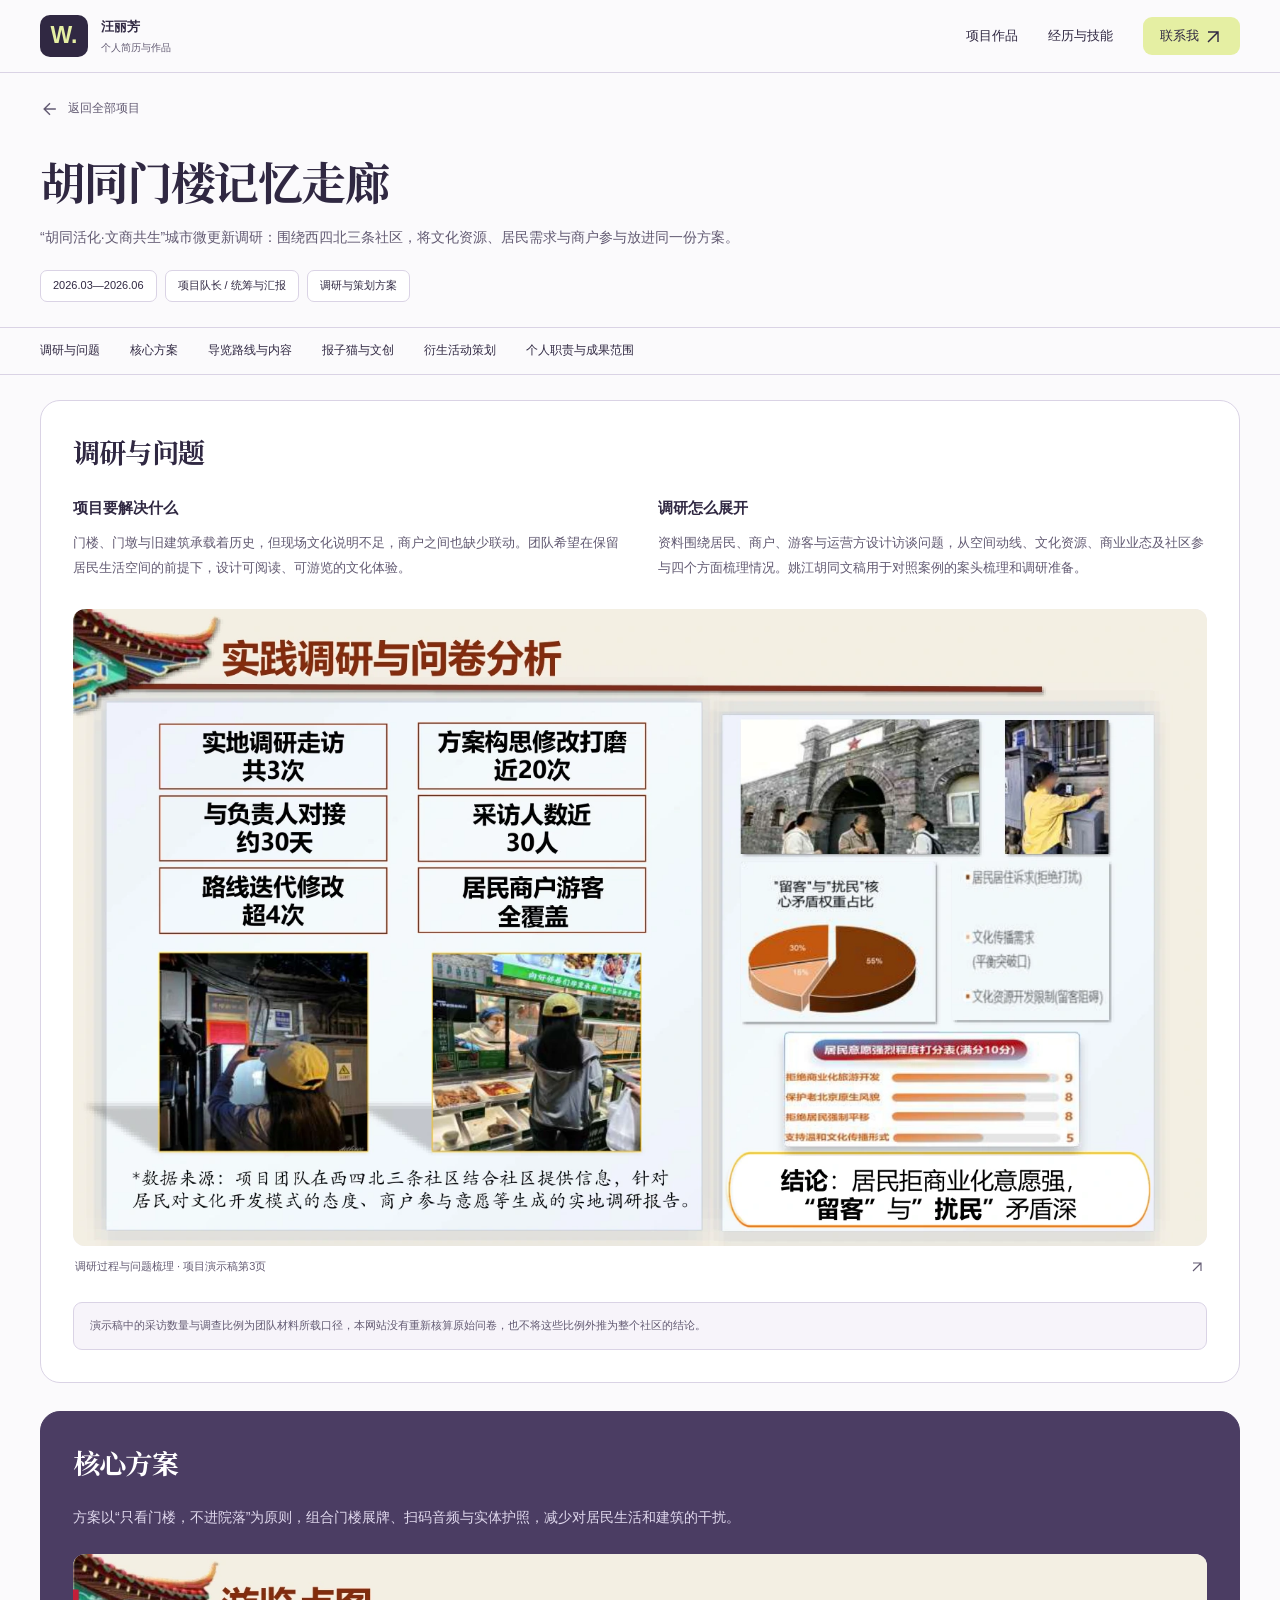
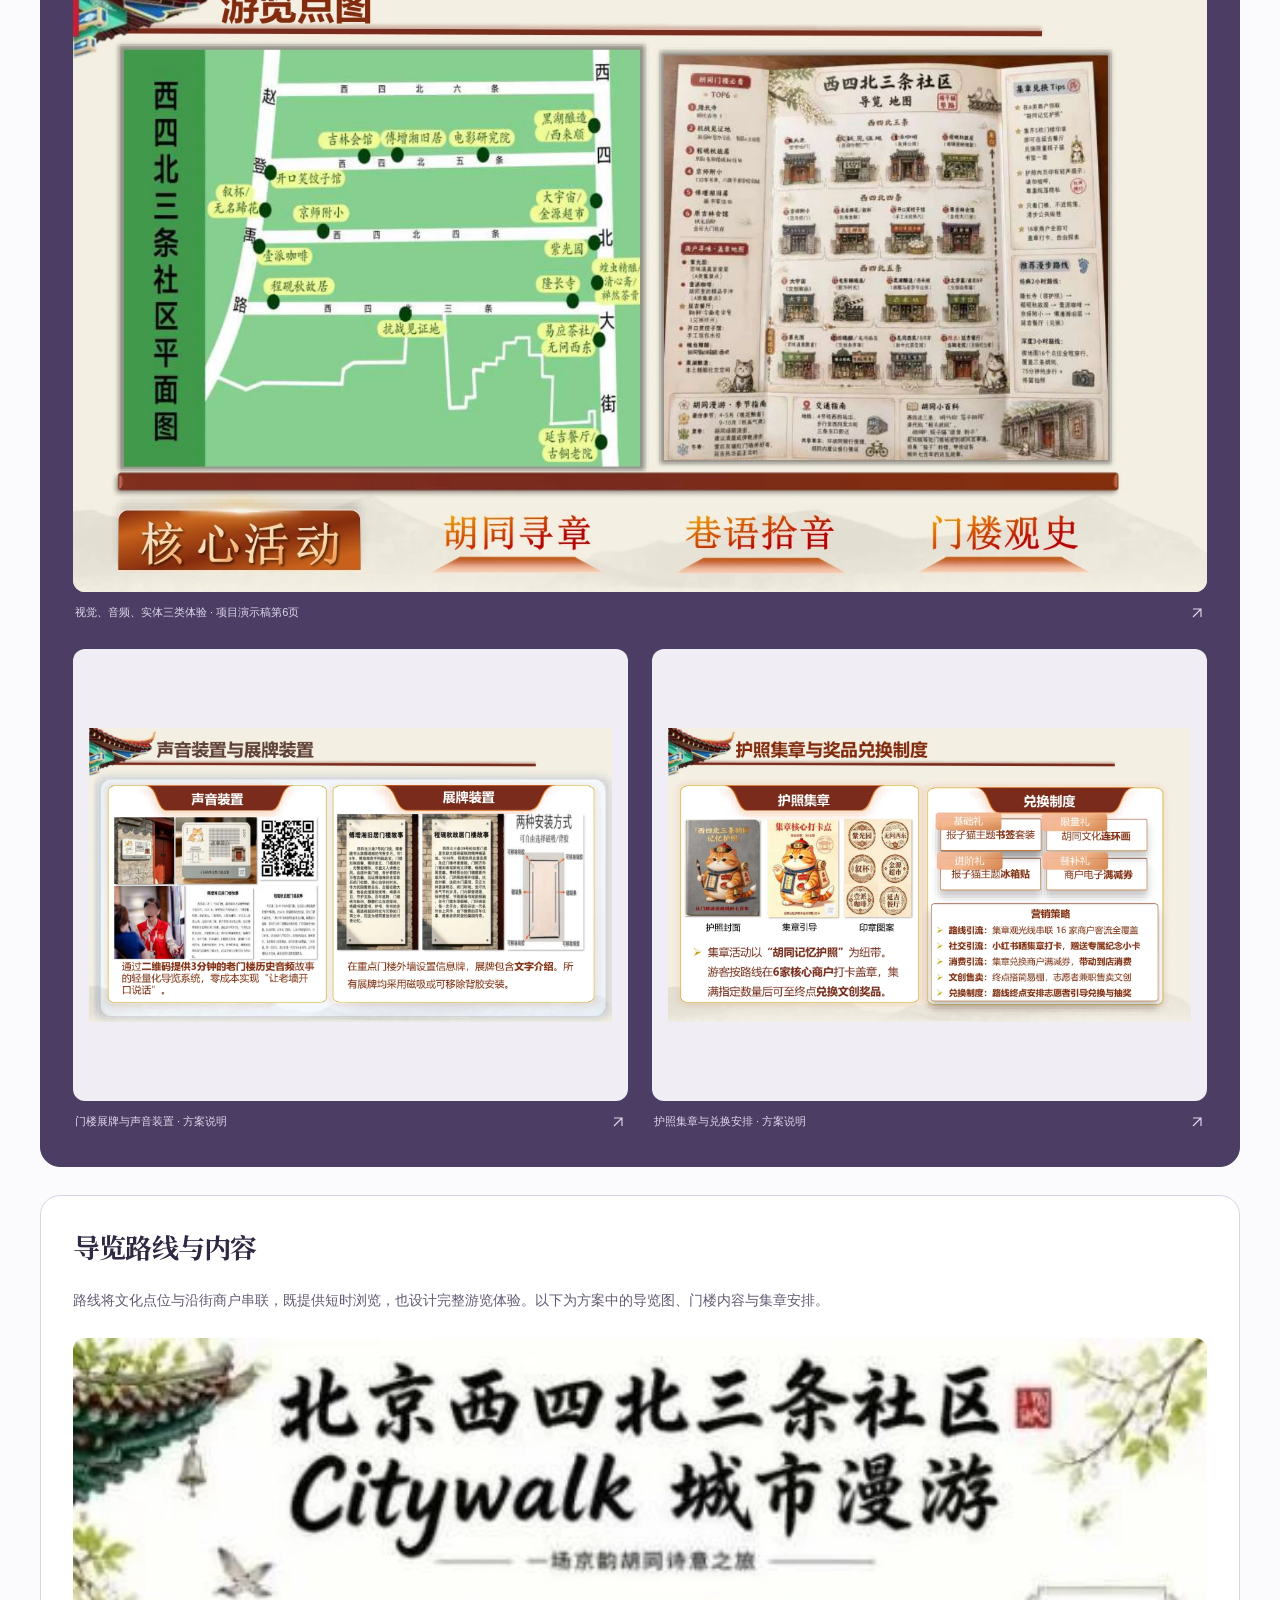
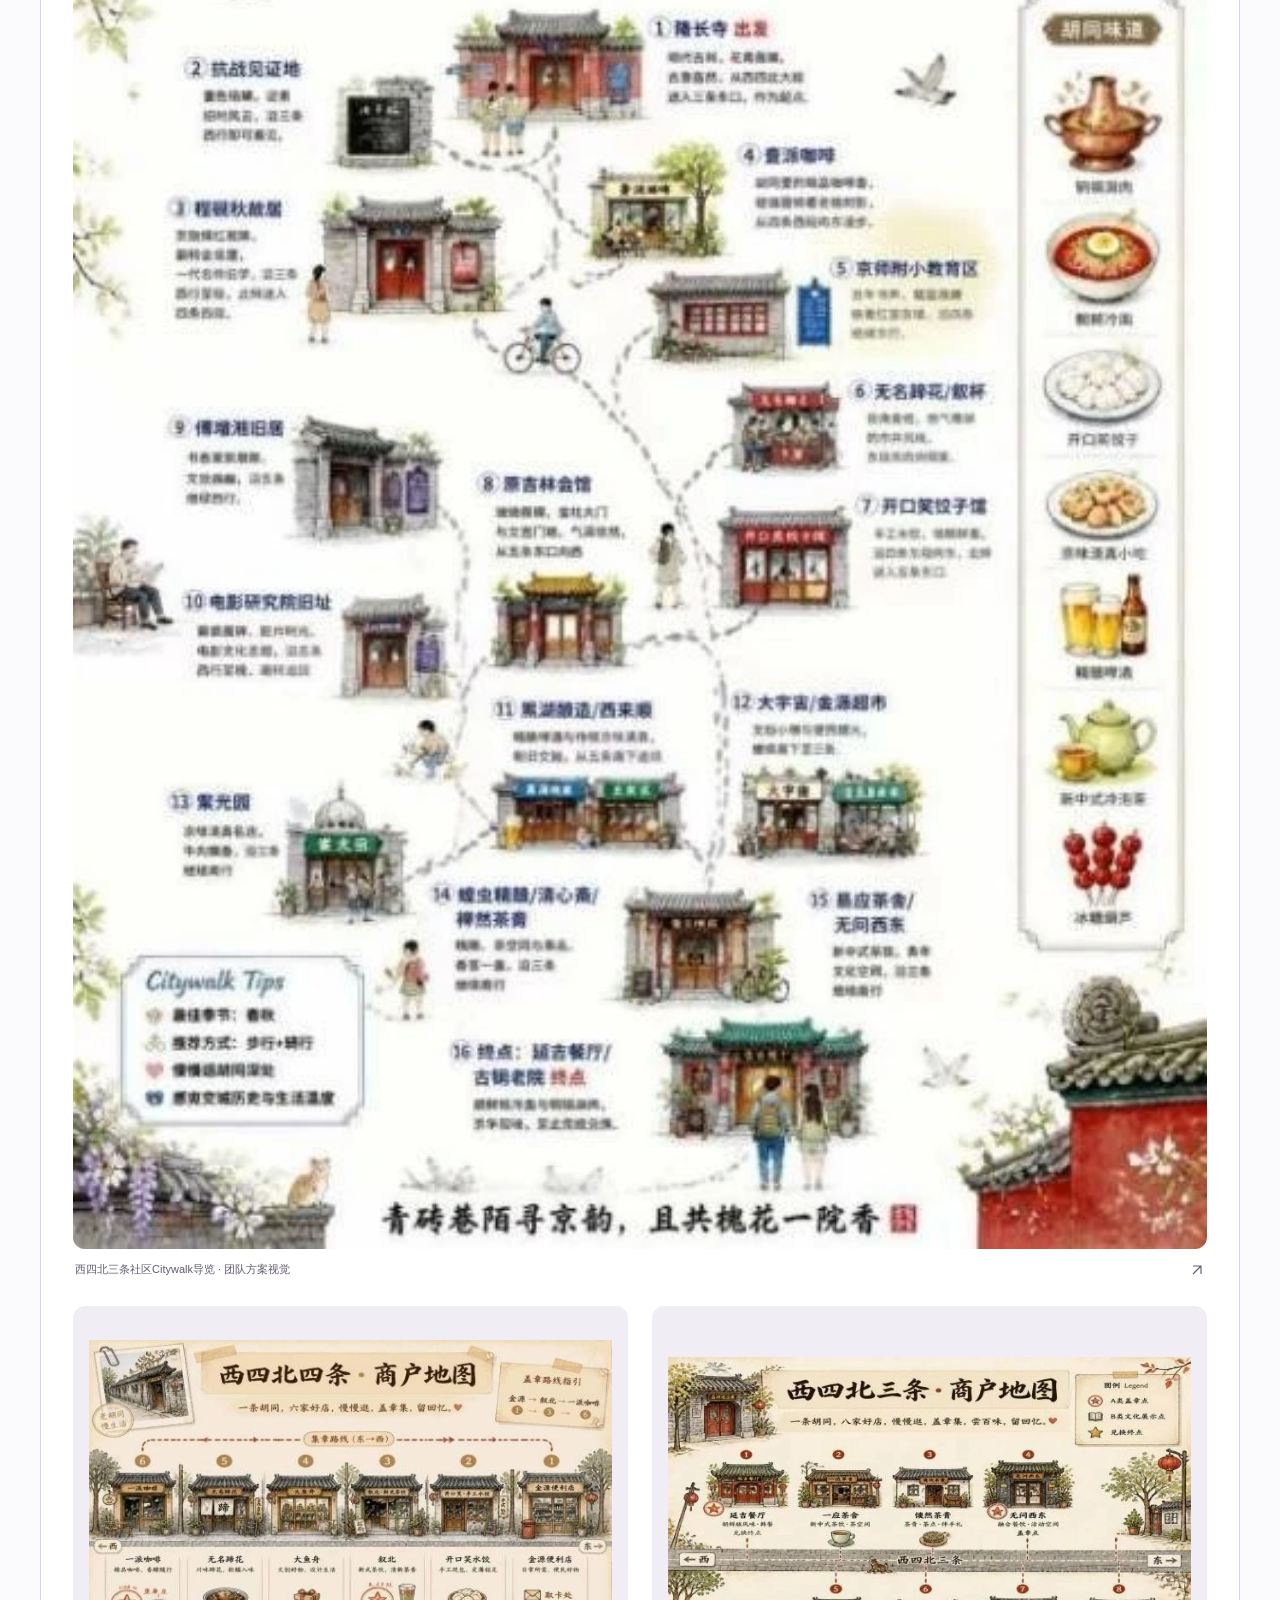
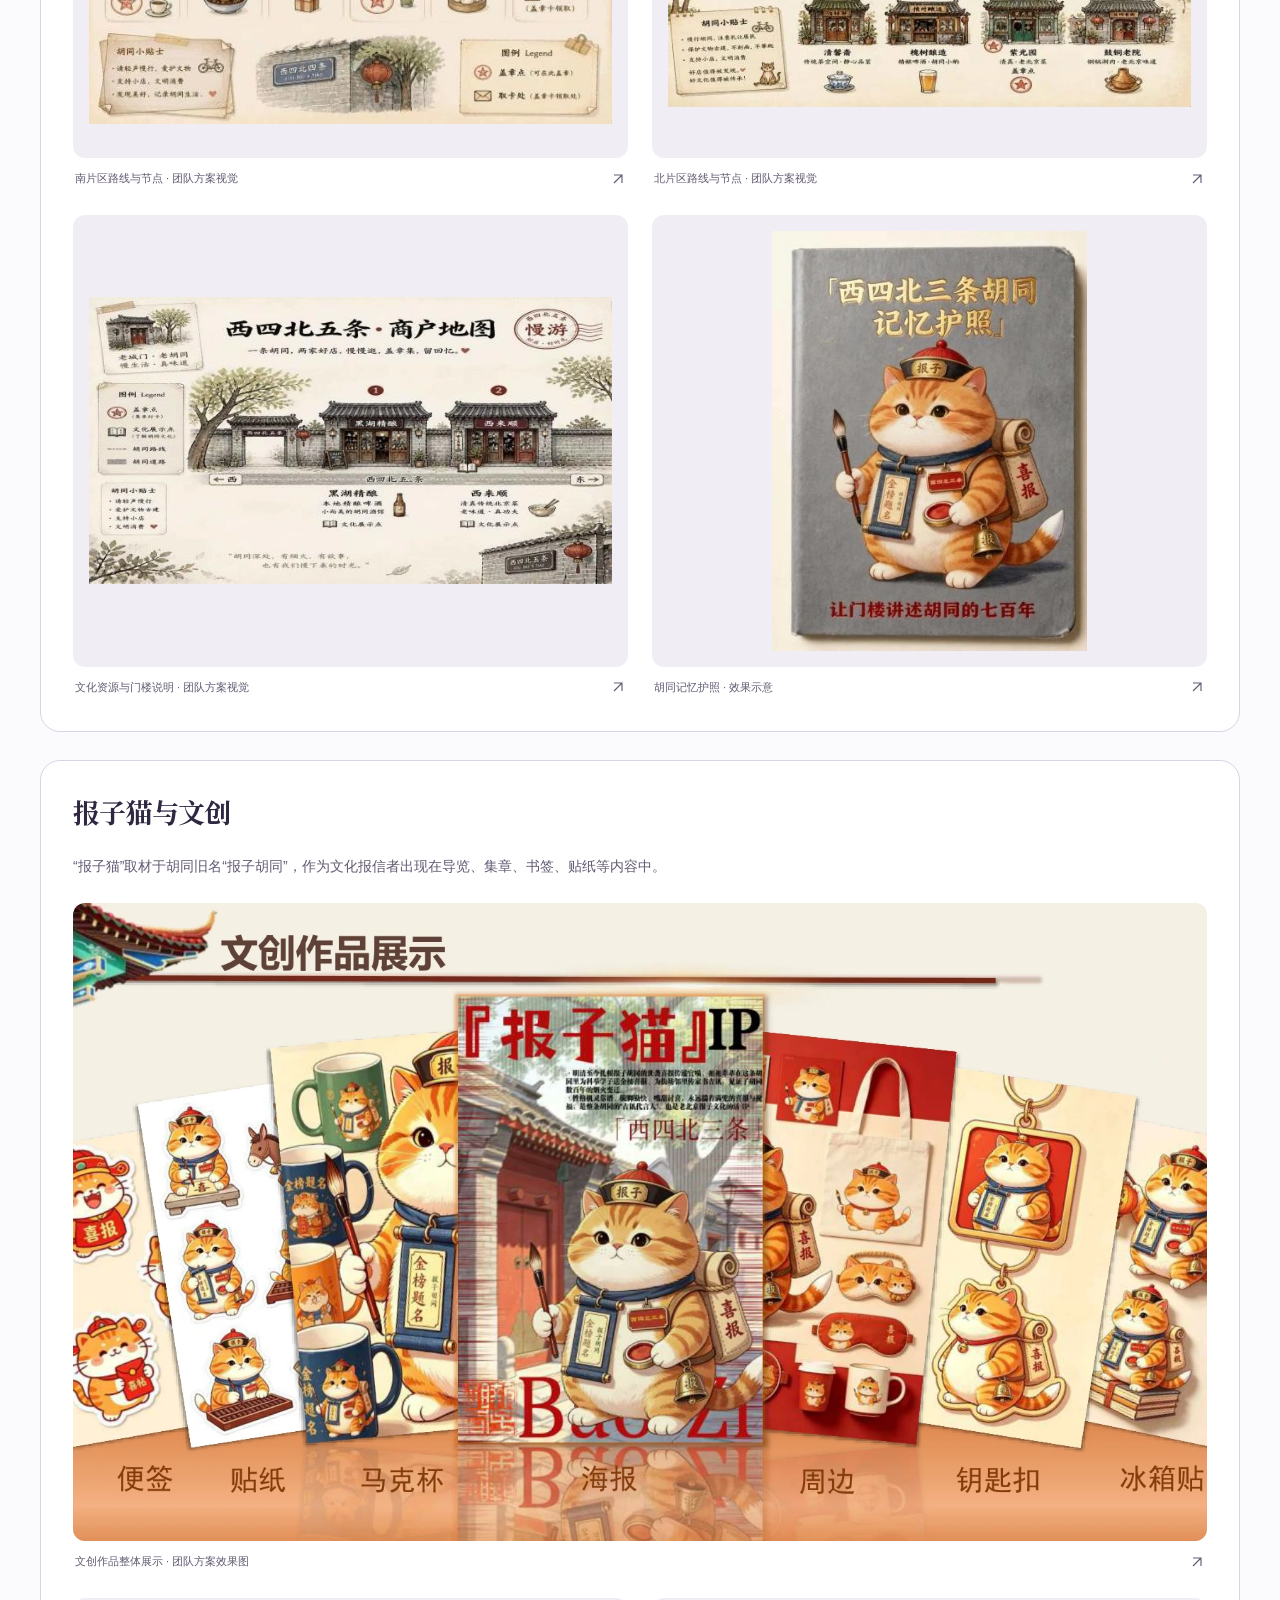
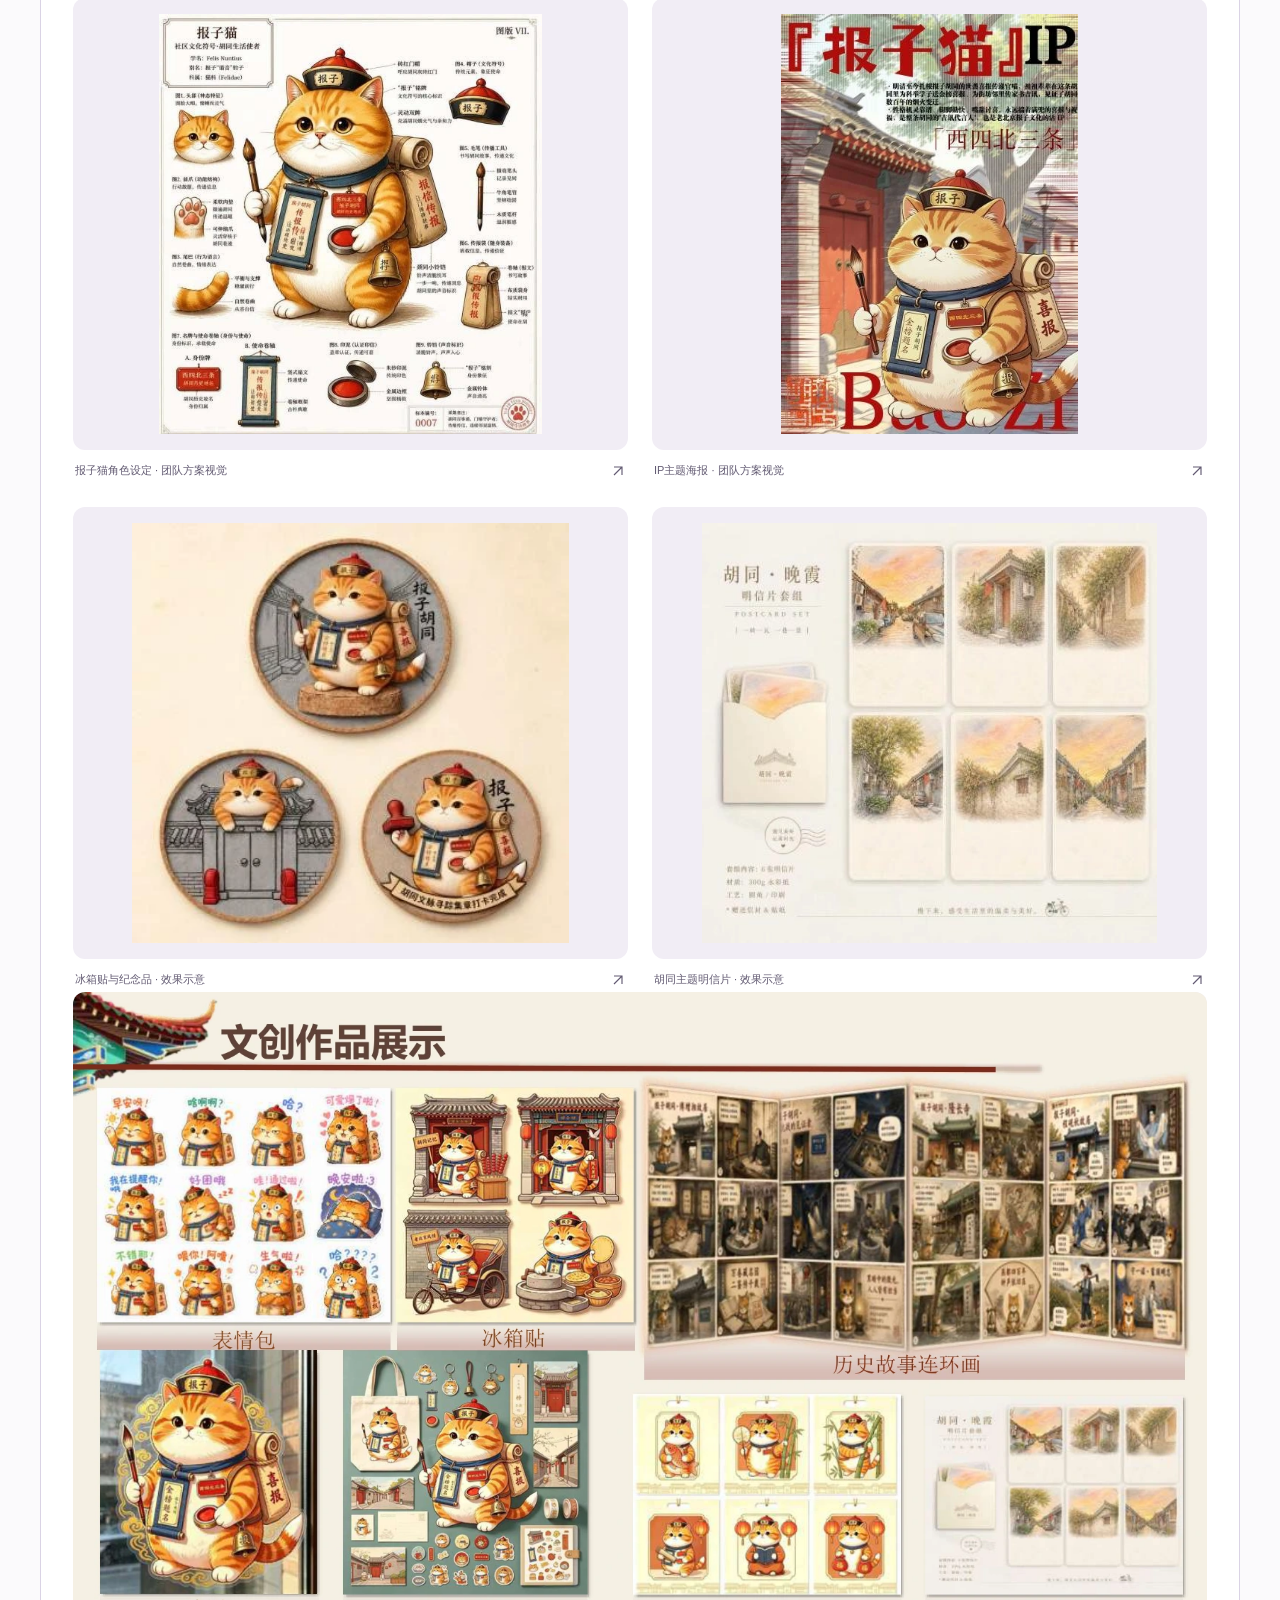
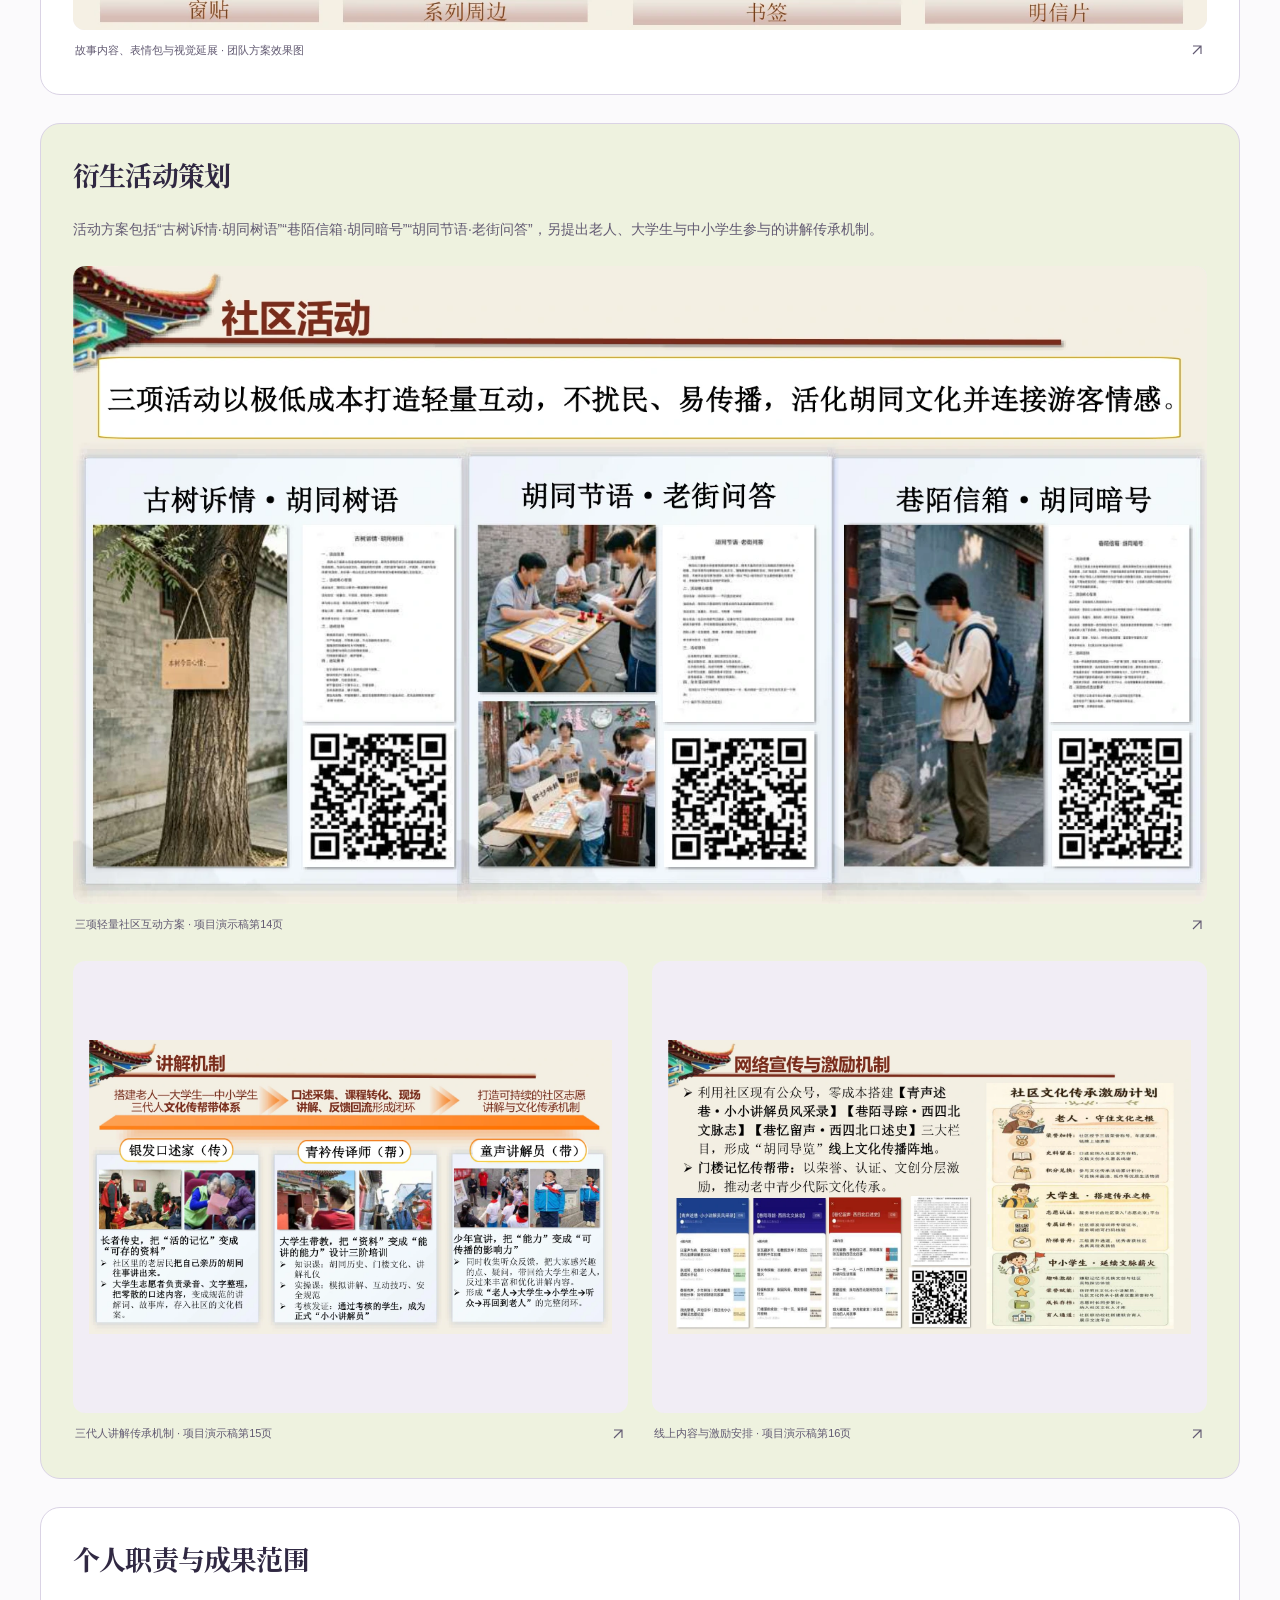
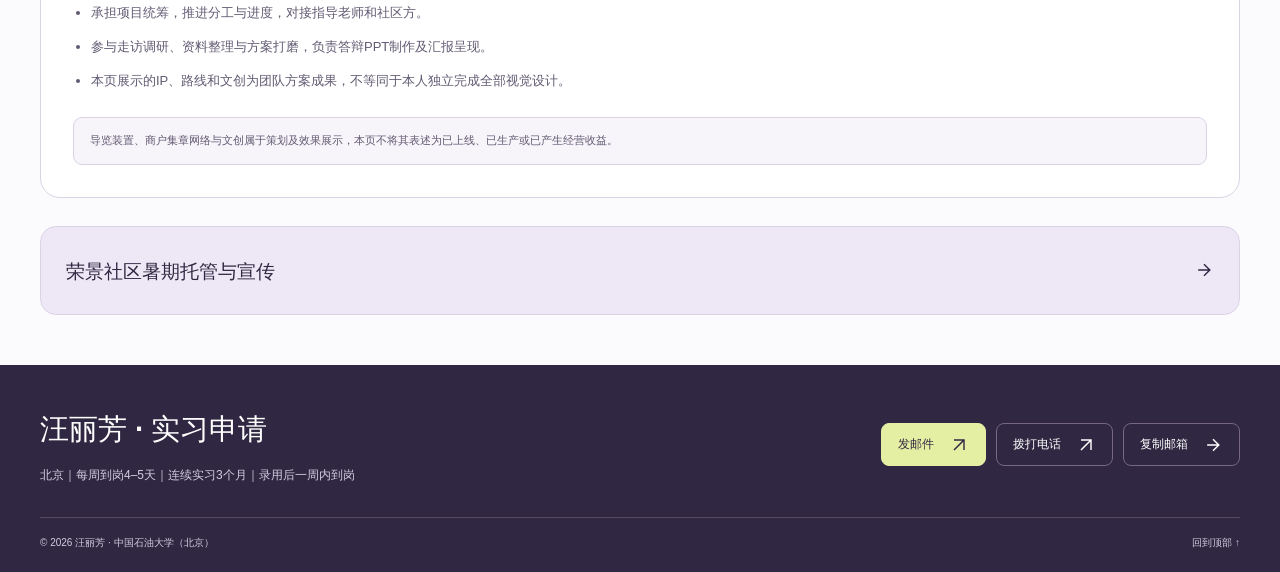
<file: hutong.html>
<!doctype html><html lang="zh-CN"><head><meta charset="utf-8"><meta name="viewport" content="width=device-width,initial-scale=1"><meta name="color-scheme" content="light"><meta name="theme-color" content="#fbfafc"><title>胡同门楼记忆走廊｜汪丽芳作品集</title><meta name="description" content="“胡同活化·文商共生”城市微更新调研：围绕西四北三条社区，将文化资源、居民需求与商户参与放进同一份方案。"><link rel="icon" href="assets/favicon.svg"><link rel="stylesheet" href="portfolio.css"><script src="app.js" defer></script></head><body id="top"><a class="skip" href="#main">跳到正文</a><header class="site-header"><div class="wrap header-inner"><a class="brand" href="index.html" aria-label="汪丽芳，返回首页"><span class="brand-mark">W.</span><span class="brand-name">汪丽芳<small>个人简历与作品</small></span></a><button class="menu-toggle" aria-expanded="false" aria-controls="navigation">菜单</button><nav class="nav" id="navigation" aria-label="主导航"><a href="index.html#work">项目作品</a><a href="index.html#experience">经历与技能</a><a href="#contact">联系我 <svg class="icon" viewBox="0 0 24 24" aria-hidden="true"><path d="M6 18 18 6M6 6h12v12"/></svg></a></nav></div></header><main id="main"><div class="case-main wrap"><a class="back-link" href="index.html#work"><svg class="icon" viewBox="0 0 24 24" aria-hidden="true"><path d="M5 12h14M12 5l7 7-7 7"/></svg> 返回全部项目</a><div class="case-heading"><h1>胡同门楼记忆走廊</h1><p class="case-lead">“胡同活化·文商共生”城市微更新调研：围绕西四北三条社区，将文化资源、居民需求与商户参与放进同一份方案。</p><div class="case-meta"><span>2026.03—2026.06</span><span>项目队长 / 统筹与汇报</span><span>调研与策划方案</span></div></div></div><nav class="case-jump" aria-label="项目章节"><div class="wrap"><a href="#research">调研与问题</a><a href="#concept">核心方案</a><a href="#route">导览路线与内容</a><a href="#brand">报子猫与文创</a><a href="#activities">衍生活动策划</a><a href="#role">个人职责与成果范围</a></div></nav><article class="case-body wrap"><section class="case-chapter " id="research"><div class="chapter-head"><h2>调研与问题</h2><p></p></div><div class="text-columns"><p><strong>项目要解决什么</strong>门楼、门墩与旧建筑承载着历史，但现场文化说明不足，商户之间也缺少联动。团队希望在保留居民生活空间的前提下，设计可阅读、可游览的文化体验。</p><p><strong>调研怎么展开</strong>资料围绕居民、商户、游客与运营方设计访谈问题，从空间动线、文化资源、商业业态及社区参与四个方面梳理情况。姚江胡同文稿用于对照案例的案头梳理和调研准备。</p></div><button class="figure" data-image="assets/deck-research.webp" data-title="调研过程与问题梳理" data-caption="项目演示稿第3页" aria-label="放大查看：调研过程与问题梳理"><span class="image-frame"><img src="assets/deck-research.webp" alt="调研过程与问题梳理" loading="lazy"></span><span class="figcaption"><span>调研过程与问题梳理 · 项目演示稿第3页</span><svg class="icon" viewBox="0 0 24 24" aria-hidden="true"><path d="M6 18 18 6M6 6h12v12"/></svg></span></button><p class="case-note">演示稿中的采访数量与调查比例为团队材料所载口径，本网站没有重新核算原始问卷，也不将这些比例外推为整个社区的结论。</p></section><section class="case-chapter purple" id="concept"><div class="chapter-head"><h2>核心方案</h2><p></p></div><p class="chapter-intro">方案以“只看门楼，不进院落”为原则，组合门楼展牌、扫码音频与实体护照，减少对居民生活和建筑的干扰。</p><button class="figure" data-image="assets/deck-overview.webp" data-title="视觉、音频、实体三类体验" data-caption="项目演示稿第6页" aria-label="放大查看：视觉、音频、实体三类体验"><span class="image-frame"><img src="assets/deck-overview.webp" alt="视觉、音频、实体三类体验" loading="lazy"></span><span class="figcaption"><span>视觉、音频、实体三类体验 · 项目演示稿第6页</span><svg class="icon" viewBox="0 0 24 24" aria-hidden="true"><path d="M6 18 18 6M6 6h12v12"/></svg></span></button><div class="media-grid"><button class="figure" data-image="assets/deck-signs.webp" data-title="门楼展牌与声音装置" data-caption="方案说明" aria-label="放大查看：门楼展牌与声音装置"><span class="image-frame"><img src="assets/deck-signs.webp" alt="门楼展牌与声音装置" loading="lazy"></span><span class="figcaption"><span>门楼展牌与声音装置 · 方案说明</span><svg class="icon" viewBox="0 0 24 24" aria-hidden="true"><path d="M6 18 18 6M6 6h12v12"/></svg></span></button><button class="figure" data-image="assets/deck-passport.webp" data-title="护照集章与兑换安排" data-caption="方案说明" aria-label="放大查看：护照集章与兑换安排"><span class="image-frame"><img src="assets/deck-passport.webp" alt="护照集章与兑换安排" loading="lazy"></span><span class="figcaption"><span>护照集章与兑换安排 · 方案说明</span><svg class="icon" viewBox="0 0 24 24" aria-hidden="true"><path d="M6 18 18 6M6 6h12v12"/></svg></span></button></div></section><section class="case-chapter " id="route"><div class="chapter-head"><h2>导览路线与内容</h2><p></p></div><p class="chapter-intro">路线将文化点位与沿街商户串联，既提供短时浏览，也设计完整游览体验。以下为方案中的导览图、门楼内容与集章安排。</p><button class="figure" data-image="assets/hutong-route.webp" data-title="西四北三条社区Citywalk导览" data-caption="团队方案视觉" aria-label="放大查看：西四北三条社区Citywalk导览"><span class="image-frame"><img src="assets/hutong-route.webp" alt="西四北三条社区Citywalk导览" loading="lazy"></span><span class="figcaption"><span>西四北三条社区Citywalk导览 · 团队方案视觉</span><svg class="icon" viewBox="0 0 24 24" aria-hidden="true"><path d="M6 18 18 6M6 6h12v12"/></svg></span></button><div class="media-grid"><button class="figure" data-image="assets/route-south.webp" data-title="南片区路线与节点" data-caption="团队方案视觉" aria-label="放大查看：南片区路线与节点"><span class="image-frame"><img src="assets/route-south.webp" alt="南片区路线与节点" loading="lazy"></span><span class="figcaption"><span>南片区路线与节点 · 团队方案视觉</span><svg class="icon" viewBox="0 0 24 24" aria-hidden="true"><path d="M6 18 18 6M6 6h12v12"/></svg></span></button><button class="figure" data-image="assets/route-north.webp" data-title="北片区路线与节点" data-caption="团队方案视觉" aria-label="放大查看：北片区路线与节点"><span class="image-frame"><img src="assets/route-north.webp" alt="北片区路线与节点" loading="lazy"></span><span class="figcaption"><span>北片区路线与节点 · 团队方案视觉</span><svg class="icon" viewBox="0 0 24 24" aria-hidden="true"><path d="M6 18 18 6M6 6h12v12"/></svg></span></button><button class="figure" data-image="assets/route-culture.webp" data-title="文化资源与门楼说明" data-caption="团队方案视觉" aria-label="放大查看：文化资源与门楼说明"><span class="image-frame"><img src="assets/route-culture.webp" alt="文化资源与门楼说明" loading="lazy"></span><span class="figcaption"><span>文化资源与门楼说明 · 团队方案视觉</span><svg class="icon" viewBox="0 0 24 24" aria-hidden="true"><path d="M6 18 18 6M6 6h12v12"/></svg></span></button><button class="figure" data-image="assets/hutong-passport.webp" data-title="胡同记忆护照" data-caption="效果示意" aria-label="放大查看：胡同记忆护照"><span class="image-frame"><img src="assets/hutong-passport.webp" alt="胡同记忆护照" loading="lazy"></span><span class="figcaption"><span>胡同记忆护照 · 效果示意</span><svg class="icon" viewBox="0 0 24 24" aria-hidden="true"><path d="M6 18 18 6M6 6h12v12"/></svg></span></button></div></section><section class="case-chapter " id="brand"><div class="chapter-head"><h2>报子猫与文创</h2><p></p></div><p class="chapter-intro">“报子猫”取材于胡同旧名“报子胡同”，作为文化报信者出现在导览、集章、书签、贴纸等内容中。</p><button class="figure" data-image="assets/deck-merch.webp" data-title="文创作品整体展示" data-caption="团队方案效果图" aria-label="放大查看：文创作品整体展示"><span class="image-frame"><img src="assets/deck-merch.webp" alt="文创作品整体展示" loading="lazy"></span><span class="figcaption"><span>文创作品整体展示 · 团队方案效果图</span><svg class="icon" viewBox="0 0 24 24" aria-hidden="true"><path d="M6 18 18 6M6 6h12v12"/></svg></span></button><div class="media-grid"><button class="figure" data-image="assets/ip-board.webp" data-title="报子猫角色设定" data-caption="团队方案视觉" aria-label="放大查看：报子猫角色设定"><span class="image-frame"><img src="assets/ip-board.webp" alt="报子猫角色设定" loading="lazy"></span><span class="figcaption"><span>报子猫角色设定 · 团队方案视觉</span><svg class="icon" viewBox="0 0 24 24" aria-hidden="true"><path d="M6 18 18 6M6 6h12v12"/></svg></span></button><button class="figure" data-image="assets/hutong-posters.webp" data-title="IP主题海报" data-caption="团队方案视觉" aria-label="放大查看：IP主题海报"><span class="image-frame"><img src="assets/hutong-posters.webp" alt="IP主题海报" loading="lazy"></span><span class="figcaption"><span>IP主题海报 · 团队方案视觉</span><svg class="icon" viewBox="0 0 24 24" aria-hidden="true"><path d="M6 18 18 6M6 6h12v12"/></svg></span></button><button class="figure" data-image="assets/hutong-merch.webp" data-title="冰箱贴与纪念品" data-caption="效果示意" aria-label="放大查看：冰箱贴与纪念品"><span class="image-frame"><img src="assets/hutong-merch.webp" alt="冰箱贴与纪念品" loading="lazy"></span><span class="figcaption"><span>冰箱贴与纪念品 · 效果示意</span><svg class="icon" viewBox="0 0 24 24" aria-hidden="true"><path d="M6 18 18 6M6 6h12v12"/></svg></span></button><button class="figure" data-image="assets/postcards.webp" data-title="胡同主题明信片" data-caption="效果示意" aria-label="放大查看：胡同主题明信片"><span class="image-frame"><img src="assets/postcards.webp" alt="胡同主题明信片" loading="lazy"></span><span class="figcaption"><span>胡同主题明信片 · 效果示意</span><svg class="icon" viewBox="0 0 24 24" aria-hidden="true"><path d="M6 18 18 6M6 6h12v12"/></svg></span></button></div><button class="figure" data-image="assets/deck-story.webp" data-title="故事内容、表情包与视觉延展" data-caption="团队方案效果图" aria-label="放大查看：故事内容、表情包与视觉延展"><span class="image-frame"><img src="assets/deck-story.webp" alt="故事内容、表情包与视觉延展" loading="lazy"></span><span class="figcaption"><span>故事内容、表情包与视觉延展 · 团队方案效果图</span><svg class="icon" viewBox="0 0 24 24" aria-hidden="true"><path d="M6 18 18 6M6 6h12v12"/></svg></span></button></section><section class="case-chapter green" id="activities"><div class="chapter-head"><h2>衍生活动策划</h2><p></p></div><p class="chapter-intro">活动方案包括“古树诉情·胡同树语”“巷陌信箱·胡同暗号”“胡同节语·老街问答”，另提出老人、大学生与中小学生参与的讲解传承机制。</p><button class="figure" data-image="assets/deck-community.webp" data-title="三项轻量社区互动方案" data-caption="项目演示稿第14页" aria-label="放大查看：三项轻量社区互动方案"><span class="image-frame"><img src="assets/deck-community.webp" alt="三项轻量社区互动方案" loading="lazy"></span><span class="figcaption"><span>三项轻量社区互动方案 · 项目演示稿第14页</span><svg class="icon" viewBox="0 0 24 24" aria-hidden="true"><path d="M6 18 18 6M6 6h12v12"/></svg></span></button><div class="media-grid"><button class="figure" data-image="assets/deck-mentoring.webp" data-title="三代人讲解传承机制" data-caption="项目演示稿第15页" aria-label="放大查看：三代人讲解传承机制"><span class="image-frame"><img src="assets/deck-mentoring.webp" alt="三代人讲解传承机制" loading="lazy"></span><span class="figcaption"><span>三代人讲解传承机制 · 项目演示稿第15页</span><svg class="icon" viewBox="0 0 24 24" aria-hidden="true"><path d="M6 18 18 6M6 6h12v12"/></svg></span></button><button class="figure" data-image="assets/deck-media.webp" data-title="线上内容与激励安排" data-caption="项目演示稿第16页" aria-label="放大查看：线上内容与激励安排"><span class="image-frame"><img src="assets/deck-media.webp" alt="线上内容与激励安排" loading="lazy"></span><span class="figcaption"><span>线上内容与激励安排 · 项目演示稿第16页</span><svg class="icon" viewBox="0 0 24 24" aria-hidden="true"><path d="M6 18 18 6M6 6h12v12"/></svg></span></button></div></section><section class="case-chapter " id="role"><div class="chapter-head"><h2>个人职责与成果范围</h2><p></p></div><ul class="plain-list"><li>承担项目统筹，推进分工与进度，对接指导老师和社区方。</li><li>参与走访调研、资料整理与方案打磨，负责答辩PPT制作及汇报呈现。</li><li>本页展示的IP、路线和文创为团队方案成果，不等同于本人独立完成全部视觉设计。</li></ul><p class="case-note">导览装置、商户集章网络与文创属于策划及效果展示，本页不将其表述为已上线、已生产或已产生经营收益。</p></section><a class="next-case" href="community.html"><div><h3>荣景社区暑期托管与宣传</h3></div><svg class="icon" viewBox="0 0 24 24" aria-hidden="true"><path d="M5 12h14M12 5l7 7-7 7"/></svg></a></article></main><footer class="contact-section" id="contact"><div class="wrap"><div class="contact-layout"><div><h2>汪丽芳 · 实习申请</h2><p>北京｜每周到岗4–5天｜连续实习3个月｜录用后一周内到岗</p></div><div class="contact-controls"><a href="mailto:de_3602848092@qq.com">发邮件 <svg class="icon" viewBox="0 0 24 24" aria-hidden="true"><path d="M6 18 18 6M6 6h12v12"/></svg></a><a href="tel:18720071240">拨打电话 <svg class="icon" viewBox="0 0 24 24" aria-hidden="true"><path d="M6 18 18 6M6 6h12v12"/></svg></a><button class="copy-email">复制邮箱 <svg class="icon" viewBox="0 0 24 24" aria-hidden="true"><path d="M5 12h14M12 5l7 7-7 7"/></svg></button></div></div><div class="footer-bottom"><p>© 2026 汪丽芳 · 中国石油大学（北京）</p><a href="#top">回到顶部 ↑</a></div></div></footer><dialog class="lightbox" id="lightbox" aria-labelledby="lightbox-title"><div class="lightbox-bar"><span id="lightbox-title"></span><button class="lightbox-close" autofocus>关闭预览</button></div><div class="viewer-stage"><div class="viewer-media"></div></div><div class="viewer-controls"><button class="viewer-prev" aria-label="上一张图片">上一张</button><span class="viewer-count"></span><button class="viewer-next" aria-label="下一张图片">下一张</button></div><p class="lightbox-caption"></p></dialog><div class="toast" role="status" aria-live="polite" hidden></div></body></html>
</file>
<file: portfolio.css>
:root{--ink:#302842;--muted:#625a72;--paper:#fbfafc;--purple:#65528c;--lilac:#eee8f6;--lime:#e5efa3;--border:#dad3e5}
*{box-sizing:border-box}html{scroll-behavior:smooth;scroll-padding-top:130px}body{margin:0;background:var(--paper);color:var(--ink);font-family:"PingFang SC","Microsoft YaHei",Arial,sans-serif;font-size:15px;line-height:1.8;-webkit-font-smoothing:antialiased}a{color:inherit;text-decoration:none;text-underline-offset:5px}button{font:inherit;color:inherit;cursor:pointer}img{display:block;max-width:100%}a:focus-visible,button:focus-visible{outline:3px solid var(--purple);outline-offset:4px}::selection{background:var(--lime)}button[disabled]{opacity:.4;cursor:default}.wrap{width:min(1320px,calc(100% - 80px));margin:auto}.skip{position:fixed;top:-100px;background:var(--ink);color:white;padding:12px;z-index:99}.skip:focus{top:10px}.site-header{position:sticky;top:0;background:#fbfafcf7;border-bottom:1px solid var(--border);z-index:20}.header-inner{height:72px;display:flex;align-items:center;justify-content:space-between;gap:20px}.brand{display:flex;align-items:center;gap:13px}.brand-mark{width:48px;height:42px;display:grid;place-items:center;background:var(--ink);color:var(--lime);font-size:23px;font-weight:800;border-radius:10px}.brand-name{font-size:13px;font-weight:600}.brand-name small{display:block;font-size:10px;color:var(--muted);font-weight:400}.nav{display:flex;gap:30px;align-items:center;font-size:13px}.nav a:hover{text-decoration:underline}.nav a:last-child{background:var(--lime);padding:7px 17px;border-radius:9px}.menu-toggle{display:none;border:1px solid var(--border);background:white;border-radius:8px;padding:7px 12px}.icon{width:20px;height:20px;fill:none;stroke:currentColor;stroke-width:1.7;vertical-align:middle;flex:none}.identity{position:relative;margin-top:24px;padding:35px 42px 23px;background:var(--lilac);border:1px solid #ded4e9;border-radius:24px;overflow:hidden}.identity-top{display:grid;grid-template-columns:1.65fr 1fr;gap:45px;align-items:center}.name-row{display:flex;align-items:baseline;gap:22px;flex-wrap:wrap}.name-row h1{font-size:76px;line-height:1.12;letter-spacing:-3px;margin:0;font-weight:750}.english-name{font-family:Georgia,serif;font-size:23px;font-style:italic}.student-line{font-size:14px;font-weight:600;margin:19px 0 10px}.intro-copy{font-size:14px;line-height:1.95;margin:0;color:var(--muted);max-width:650px}.target-line{display:flex;gap:7px;flex-wrap:wrap;margin-top:18px}.target-line span{background:white;border:1px solid #d8cfe4;border-radius:6px;padding:4px 11px;font-size:11px}.hero-actions{display:flex;gap:12px;flex-wrap:wrap;margin-top:23px}.button{display:inline-flex;align-items:center;justify-content:center;gap:15px;padding:10px 17px;min-height:44px;border-radius:10px;border:1px solid var(--ink);background:var(--ink);color:white;font-size:12px;transition:transform .2s,background .2s}.button:hover{transform:translateY(-2px);background:var(--purple)}.button.secondary{background:transparent;border-color:#bcb0ce;color:var(--ink)}.button.secondary:hover{background:white}.portrait-frame{width:100%;max-width:365px;justify-self:end;background:white;padding:10px 10px 0;transform:rotate(2deg);border-radius:3px;box-shadow:0 12px 30px #38294415}.portrait-caption{display:flex;justify-content:space-between;padding:8px 3px;font-size:10px;color:var(--muted)}.portrait-caption strong{font-weight:500;color:var(--ink)}.crop{display:block;position:relative;overflow:hidden;background:#eee}.crop>img{position:absolute;max-width:none;height:auto;min-height:0;min-width:0}.profile-facts{display:grid;grid-template-columns:1.4fr 1fr 1fr 1fr;gap:16px;margin-top:26px;padding-top:17px;border-top:1px solid #d0c6dd}.profile-facts dt{font-size:10px;color:var(--muted);margin-bottom:4px}.profile-facts dd{margin:0;font-size:12px;font-weight:550}.quick-contact{display:flex;justify-content:space-between;gap:12px;margin-top:17px;padding-top:14px;border-top:1px solid #d0c6dd;font-size:11px}.contact-items{display:flex;gap:24px;flex-wrap:wrap}.availability{display:flex;align-items:center;gap:7px;white-space:nowrap}.availability:before{content:"";width:6px;height:6px;border-radius:50%;background:var(--purple)}.section-title{display:flex;align-items:baseline;justify-content:space-between;gap:20px;margin-bottom:22px}.section-title h2{font-size:32px;line-height:1.4;letter-spacing:-1px;margin:0;font-weight:650}.section-title p{font-size:12px;color:var(--muted);margin:0}.work-section{padding:45px 0 30px}.work-toolbar{display:flex;justify-content:space-between;gap:16px;margin-bottom:22px}.filters{display:flex;gap:8px;flex-wrap:wrap}.filter{background:transparent;border:1px solid var(--border);padding:6px 15px;font-size:11px;border-radius:8px}.filter[aria-pressed=true]{background:var(--ink);color:white;border-color:var(--ink)}.project-count{font-size:11px;color:var(--muted)}.project-card{display:block;background:white;border:1px solid var(--border);border-radius:20px;overflow:hidden;margin-bottom:24px;transition:box-shadow .2s}.project-card:hover{box-shadow:0 14px 30px #38294415}.project-card[hidden]{display:none}.project-banner{display:grid;grid-template-columns:.7fr 1.3fr;min-height:340px}.project-intro{padding:33px;display:flex;flex-direction:column;justify-content:center}.date{font-size:11px;opacity:.8}.project-intro h3{font-size:34px;line-height:1.35;letter-spacing:-1px;margin:16px 0}.project-intro p{font-size:12px;line-height:1.9;max-width:300px;margin:0}.project-tags{display:flex;gap:5px;flex-wrap:wrap;margin-top:20px}.project-tags span{font-size:10px;border:1px solid #ffffff70;padding:3px 8px;border-radius:5px}.project-banner.hutong{background:#4b3d63;color:white}.project-banner.community{background:#e7eccf}.project-banner.campus{background:#e8e8f8}.community .project-tags span,.campus .project-tags span{border-color:#aab38a}.project-image{padding:22px;display:flex;align-items:center;justify-content:center;overflow:hidden}.project-image>img{width:100%;height:auto;max-height:360px;object-fit:contain;border-radius:8px}.project-image>.crop{width:100%;border-radius:8px}.project-footer{display:flex;justify-content:space-between;align-items:center;gap:15px;padding:17px 26px;font-size:12px}.project-footer p{margin:0;color:var(--muted)}.open-project{display:flex;align-items:center;gap:10px;font-weight:600;white-space:nowrap}.image-pair{display:grid;grid-template-columns:1.2fr .8fr;gap:12px;align-items:center;width:100%}.image-pair .crop{border:5px solid white;border-radius:6px;box-shadow:0 10px 20px #30284210}.image-pair .crop:last-child{margin-top:55px}.work-extras{display:grid;grid-template-columns:repeat(3,1fr);gap:16px;margin-bottom:40px}.experience-section{padding:30px 0 55px}.experience-layout{display:grid;grid-template-columns:1fr 1fr;gap:25px}.experience-panel{background:white;border:1px solid var(--border);border-radius:18px;padding:28px}.experience-panel h3{font-size:19px;margin:0 0 25px;font-weight:600}.experience-row{display:grid;grid-template-columns:100px 1fr;gap:18px;padding:18px 0;border-top:1px solid #e8e3ed}.experience-row time{font-size:11px;color:var(--muted)}.experience-row strong{font-size:13px;font-weight:600}.experience-row p{font-size:12px;line-height:1.85;margin:7px 0 0;color:var(--muted)}.skills{display:grid;gap:18px}.skills div{border-top:1px solid #e8e3ed;padding-top:16px}.skills dt{font-size:12px;font-weight:600;margin-bottom:6px}.skills dd{font-size:12px;margin:0;color:var(--muted);line-height:1.9}.contact-section{background:var(--ink);color:white;padding:38px 0 20px}.contact-layout{display:flex;justify-content:space-between;gap:30px;align-items:center}.contact-layout h2{font-size:29px;margin:0 0 10px;font-weight:550}.contact-layout p{margin:0;color:#d4cce2;font-size:12px}.contact-controls{display:flex;gap:10px;flex-wrap:wrap}.contact-controls a,.contact-controls button{display:inline-flex;gap:15px;align-items:center;justify-content:center;min-height:43px;border:1px solid #756785;background:transparent;color:white;border-radius:8px;padding:9px 16px;font-size:12px}.contact-controls a:first-child{background:var(--lime);border-color:var(--lime);color:var(--ink)}.contact-controls a:hover,.contact-controls button:hover{background:#51415f;color:white}.footer-bottom{border-top:1px solid #574b64;margin-top:30px;padding-top:16px;display:flex;justify-content:space-between;gap:20px;font-size:10px;color:#d4cce2}.footer-bottom p{margin:0}.back-link{display:inline-flex;align-items:center;gap:8px;color:var(--muted);font-size:12px}.back-link .icon{transform:rotate(180deg)}.case-main{padding-top:25px}.case-heading{padding:25px 0}.case-heading h1{font-size:45px;line-height:1.3;letter-spacing:-1.5px;margin:0 0 15px}.case-lead{font-size:14px;color:var(--muted);max-width:850px;margin:0}.case-meta{display:flex;flex-wrap:wrap;gap:8px;margin-top:20px}.case-meta span{font-size:11px;background:white;border:1px solid var(--border);padding:5px 12px;border-radius:7px}.case-jump{position:sticky;top:72px;z-index:12;background:#fbfafcf7;border-block:1px solid var(--border);padding:12px 0;margin-bottom:25px}.case-jump .wrap{display:flex;gap:30px;overflow-x:auto;white-space:nowrap;font-size:12px}.case-jump a:hover{text-decoration:underline}.case-body{padding-bottom:50px}.case-chapter{background:white;border:1px solid var(--border);border-radius:20px;padding:32px;margin-bottom:28px;scroll-margin-top:145px;overflow:hidden}.chapter-head{display:flex;align-items:baseline;justify-content:space-between;gap:25px;margin-bottom:22px}.chapter-head h2{font-size:27px;line-height:1.4;letter-spacing:-.8px;margin:0;font-weight:600}.chapter-head p{font-size:11px;color:var(--muted);margin:0}.chapter-intro{font-size:14px;color:var(--muted);line-height:1.95;max-width:980px;margin:0 0 23px}.case-chapter.purple{background:#4b3d63;border-color:#4b3d63;color:white}.purple .chapter-head p,.purple .chapter-intro{color:#e0d8ed}.case-chapter.green{background:#eef2df}.figure{display:block;width:100%;border:0;padding:0;background:transparent;text-align:left}.image-frame{display:block;background:#f1edf5;border-radius:12px;overflow:hidden}.figure img{width:100%;height:auto;object-fit:contain}.figcaption{display:flex;justify-content:space-between;align-items:center;gap:20px;padding:11px 2px 2px;font-size:11px;color:var(--muted)}.purple .figcaption{color:#e0d8ed}.figcaption .icon{width:16px;height:16px}.media-grid{display:grid;grid-template-columns:1fr 1fr;gap:24px;margin-top:24px}.media-grid.three{grid-template-columns:repeat(3,1fr)}.media-grid .image-frame{display:grid;place-items:center;min-height:260px;padding:16px}.media-grid .image-frame>img{height:420px;object-fit:contain;min-height:0;min-width:0}.media-grid.three .image-frame>img{height:320px}.work-extras .image-frame{padding:14px}.work-extras .image-frame img{height:240px;object-fit:contain;min-height:0;min-width:0}.text-columns{display:grid;grid-template-columns:1fr 1fr;gap:35px;margin-bottom:28px}.text-columns p,.plain-list{font-size:13px;line-height:1.95;color:var(--muted);margin:0}.text-columns strong{display:block;color:var(--ink);font-size:15px;font-weight:600;margin-bottom:8px}.plain-list{padding-left:18px}.plain-list li{margin-bottom:9px}.case-note{font-size:11px;color:var(--muted);margin:23px 0 0;padding:13px 16px;border:1px solid var(--border);background:#f7f4fa;border-radius:9px}.event{border-top:1px solid var(--border);padding-top:26px;margin-top:30px}.event-head{display:flex;justify-content:space-between;align-items:baseline;gap:20px;margin-bottom:18px}.event-head h3{font-size:22px;margin:0;font-weight:600}.event-info{font-size:11px;color:var(--muted)}.event-layout{display:grid;grid-template-columns:1.4fr 1fr;gap:30px;align-items:center}.event-layout .crop{border-radius:12px}.event-summary{font-size:13px;line-height:1.95;color:var(--muted)}.event-summary p{margin:0 0 14px}.record-link{display:inline-flex;align-items:center;gap:7px;background:white;border:1px solid var(--border);border-radius:8px;padding:7px 12px;font-size:11px}.record-link:hover{background:var(--lilac)}.summary-source{font-size:10px;color:var(--muted);display:block;margin-top:10px}.closing-layout{display:grid;grid-template-columns:.8fr 1fr;gap:35px;align-items:center}.closing-layout>.figure{max-width:430px;justify-self:center}.closing-text h3{font-size:22px;margin:0 0 17px;font-weight:550}.closing-text p{font-size:13px;line-height:2;color:var(--muted);margin:0 0 18px}.closing-text blockquote{margin:20px 0 0;background:var(--lilac);padding:20px;border-radius:12px;font-size:14px;line-height:2}.project-stats{display:flex;gap:18px;flex-wrap:wrap;margin:22px 0}.project-stats span{font-size:12px;padding:9px 15px;border:1px solid var(--border);background:#f4f0f9;border-radius:9px}.project-stats b{font-size:20px;font-weight:650;margin-right:6px}.next-case{display:flex;justify-content:space-between;align-items:center;padding:25px;background:var(--lilac);border:1px solid var(--border);border-radius:16px}.next-case small{font-size:10px;color:var(--muted)}.next-case h3{font-size:19px;margin:3px 0 0;font-weight:550}.role-note{font-size:12px;color:var(--muted);line-height:1.9}.toast{position:fixed;bottom:25px;left:50%;transform:translateX(-50%);z-index:80;background:var(--ink);color:white;border-radius:9px;padding:11px 20px;font-size:12px;max-width:90vw;word-break:break-word}.toast[hidden]{display:none}.lightbox{border:0;border-radius:16px;background:#f7f4fa;padding:0;width:min(1400px,96vw);max-width:96vw;max-height:94dvh;box-shadow:0 20px 80px #18102040}.lightbox::backdrop{background:#1b1426e8}.lightbox-bar{position:sticky;top:0;background:white;display:flex;align-items:center;justify-content:space-between;gap:20px;padding:12px 18px;z-index:2;border-bottom:1px solid var(--border);font-size:12px}.lightbox-close{background:white;border:1px solid var(--border);border-radius:7px;padding:6px 13px;white-space:nowrap}.viewer-stage{height:calc(88dvh - 115px);display:flex;align-items:center;justify-content:center;overflow:auto;padding:15px}.viewer-media{width:100%;height:100%;display:flex;align-items:center;justify-content:center}.viewer-media>img{width:100%;height:100%;object-fit:contain}.viewer-media>.crop{width:min(100%,var(--viewer-width,1200px));max-height:100%}.viewer-controls{display:flex;justify-content:center;align-items:center;gap:22px;padding:11px;font-size:11px;background:white;border-top:1px solid var(--border)}.viewer-controls button{background:white;border:1px solid var(--border);border-radius:8px;padding:5px 14px}.lightbox-caption{font-size:11px;color:var(--muted);padding:0 20px 12px;margin:0;text-align:center}
@media(max-width:1050px){.wrap{width:calc(100% - 48px)}.identity{padding:30px}.identity-top{grid-template-columns:1.4fr 1fr;gap:30px}.name-row h1{font-size:60px}.english-name{font-size:19px}.profile-facts{grid-template-columns:1.4fr 1fr 1fr}.profile-facts div:last-child{grid-column:1/-1}.contact-items{gap:13px}.project-intro{padding:26px}.project-intro h3{font-size:28px}.project-image{padding:16px}.case-chapter{padding:25px}.experience-row{grid-template-columns:80px 1fr}}
@media(max-width:767px){html{scroll-padding-top:120px}.wrap{width:calc(100% - 28px)}.header-inner{height:60px}.brand-mark{width:40px;height:35px;font-size:20px}.brand-name{font-size:12px}.brand-name small{font-size:9px}.menu-toggle{display:block;font-size:11px}.nav{display:none;position:absolute;top:60px;left:0;right:0;background:white;border-bottom:1px solid var(--border);padding:18px 20px;gap:25px;flex-wrap:wrap}.nav.open{display:flex}.nav a:last-child{padding:4px 10px}.identity{margin-top:14px;border-radius:17px;padding:22px 20px 18px}.identity-top{display:block}.name-row{display:block;min-height:135px;max-width:49%}.name-row h1{font-size:48px;letter-spacing:-2px;line-height:1.25}.english-name{display:block;font-size:15px;margin-top:7px}.portrait-frame{position:absolute;top:22px;right:18px;width:45%;max-width:190px;padding:6px 6px 0}.portrait-caption{font-size:8px;padding:5px 1px}.portrait-caption span{display:none}.student-line{font-size:12px;margin:3px 0 9px}.intro-copy{font-size:11px;line-height:1.9}.target-line{margin-top:12px;gap:5px}.target-line span{font-size:9px;padding:3px 7px}.hero-actions{margin-top:15px;gap:9px}.button{font-size:11px;padding:8px 12px;min-height:39px;gap:10px;border-radius:8px}.profile-facts{grid-template-columns:1fr 1fr;gap:12px 17px;margin-top:17px;padding-top:14px}.profile-facts div:last-child{grid-column:auto}.profile-facts dt{font-size:9px;margin-bottom:2px}.profile-facts dd{font-size:10px}.quick-contact{display:grid;gap:9px;margin-top:14px;padding-top:11px;font-size:10px}.contact-items{gap:4px;display:grid}.availability{font-size:9px}.work-section{padding:34px 0 25px}.section-title{display:block;margin-bottom:18px}.section-title h2{font-size:26px}.section-title p{font-size:11px;margin-top:7px}.filters{gap:5px}.filter{font-size:10px;padding:5px 10px}.project-count{display:none}.project-card{border-radius:15px;margin-bottom:20px}.project-banner{grid-template-columns:1fr;min-height:0}.project-intro{padding:23px 24px 15px}.project-intro .date{font-size:10px}.project-intro h3{font-size:27px;margin:11px 0}.project-intro h3 br{display:none}.project-intro p{max-width:100%;font-size:11px}.project-tags{margin-top:13px}.project-image{padding:10px 15px 18px}.project-footer{padding:14px 17px;font-size:10px;align-items:flex-start}.project-footer p{max-width:62%;font-size:10px}.open-project{gap:6px}.work-extras{grid-template-columns:1fr;gap:16px;margin-bottom:27px}.work-extras .image-frame img{height:auto;max-height:440px}.image-pair{gap:9px}.image-pair .crop:last-child{margin-top:24px}.experience-section{padding:20px 0 38px}.experience-layout{grid-template-columns:1fr;gap:17px}.experience-panel{padding:21px}.experience-panel h3{font-size:17px;margin-bottom:17px}.experience-row{grid-template-columns:76px 1fr;gap:12px;padding:14px 0}.experience-row time{font-size:10px}.experience-row strong{font-size:12px}.experience-row p,.skills dt,.skills dd{font-size:11px}.contact-section{padding:30px 0 19px}.contact-layout{display:block}.contact-layout h2{font-size:23px}.contact-layout p{font-size:11px}.contact-controls{margin-top:22px}.contact-controls a,.contact-controls button{font-size:11px;padding:8px 12px;min-height:39px}.footer-bottom{font-size:9px;display:grid;gap:8px;margin-top:24px}.case-main{padding-top:19px}.case-heading{padding:21px 0 22px}.case-heading h1{font-size:31px;letter-spacing:-1px;margin-bottom:12px}.case-lead{font-size:12px}.case-meta{gap:6px;margin-top:16px}.case-meta span{font-size:9px;padding:4px 8px}.case-jump{top:60px;padding:10px 0;margin-bottom:16px}.case-jump .wrap{gap:20px;font-size:11px}.case-chapter{border-radius:15px;padding:18px;margin-bottom:19px;scroll-margin-top:120px}.chapter-head{display:block;margin-bottom:16px}.chapter-head h2{font-size:22px}.chapter-head p{font-size:10px;margin-top:5px}.chapter-intro{font-size:12px;margin-bottom:17px}.figcaption{font-size:10px;gap:10px;padding-top:8px}.media-grid,.media-grid.three{grid-template-columns:1fr;gap:20px;margin-top:19px}.media-grid .image-frame{min-height:0;padding:12px}.media-grid .image-frame>img,.media-grid.three .image-frame>img{height:auto;max-height:600px}.text-columns{grid-template-columns:1fr;gap:19px;margin-bottom:20px}.text-columns p,.plain-list{font-size:12px}.case-note{font-size:10px;padding:12px}.event{padding-top:20px;margin-top:23px}.event-head{display:block;margin-bottom:13px}.event-head h3{font-size:19px}.event-info{font-size:10px;display:block;margin-top:5px}.event-layout{grid-template-columns:1fr;gap:18px}.event-summary{font-size:12px}.record-link{font-size:10px}.closing-layout{grid-template-columns:1fr;gap:23px}.closing-layout>.figure{max-width:100%}.closing-text h3{font-size:18px}.closing-text p{font-size:12px}.closing-text blockquote{padding:16px;font-size:12px}.project-stats{gap:7px;margin:17px 0}.project-stats span{font-size:10px;padding:7px 10px}.project-stats b{font-size:17px;margin-right:4px}.next-case{padding:19px;border-radius:12px}.next-case h3{font-size:16px}.lightbox{max-width:97vw;width:97vw}.lightbox-bar{padding:10px 12px;font-size:11px}.viewer-stage{height:calc(83dvh - 90px);padding:9px}.viewer-controls{font-size:10px;gap:16px}.lightbox-caption{font-size:10px}}
@media(max-width:370px){.name-row h1{font-size:42px}.english-name{font-size:14px}.identity{padding:20px 16px 16px}.portrait-frame{right:14px}.name-row{min-height:130px}.intro-copy{font-size:10.5px}.student-line{font-size:11px}}
@media(prefers-reduced-motion:reduce){html{scroll-behavior:auto}*,*:before,*:after{transition:none!important;animation:none!important}}
@media print{.site-header,.hero-actions,.work-toolbar,.case-jump,.contact-controls,.lightbox,.toast{display:none!important}body{background:white}.wrap{width:100%}.identity{margin:0;padding:20px}.case-chapter,.project-card{break-inside:avoid}.contact-section{background:white;color:var(--ink)}.case-heading h1{font-size:30px}}
@font-face{font-family:PortfolioDisplay;src:url("assets/portfolio-display.ttf") format("truetype");font-display:swap;font-weight:700}.name-row h1,.section-title h2,.case-heading h1,.chapter-head h2{font-family:PortfolioDisplay,"Microsoft YaHei",sans-serif;font-weight:700}
</file>
